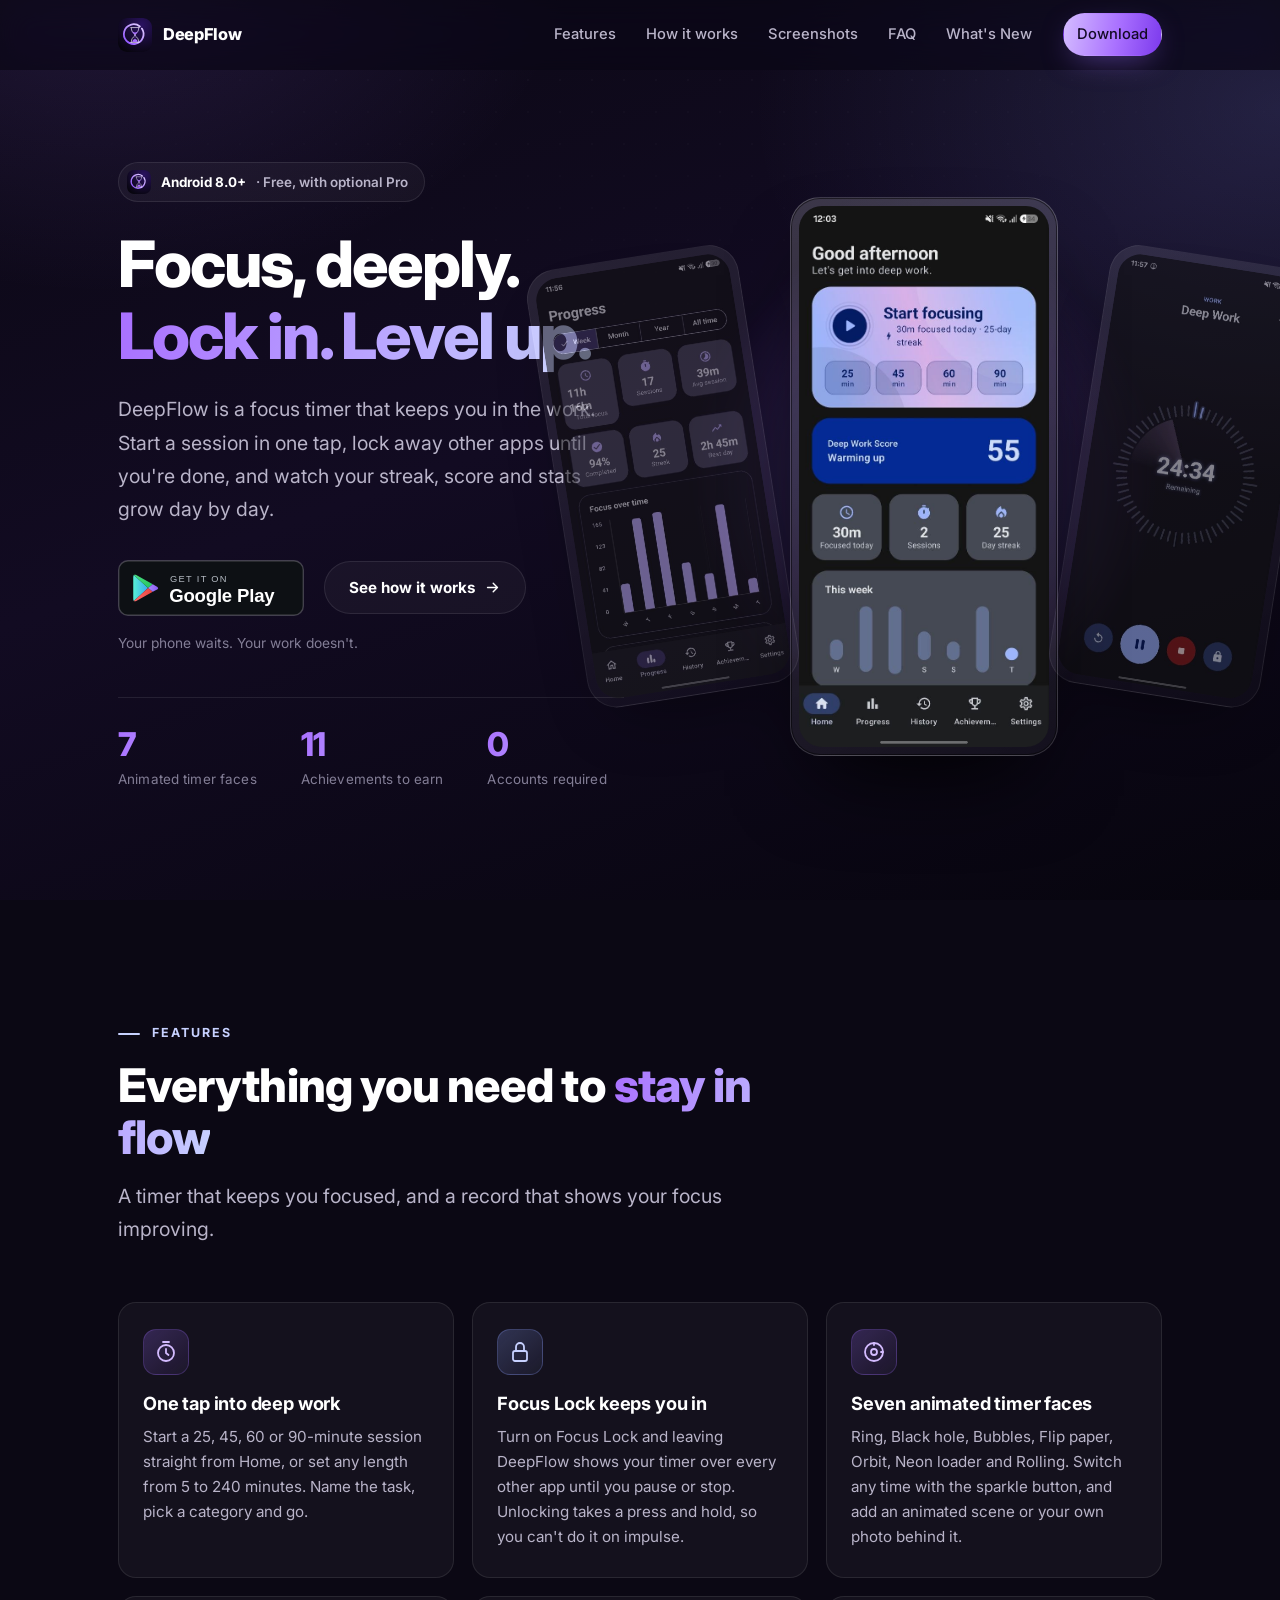
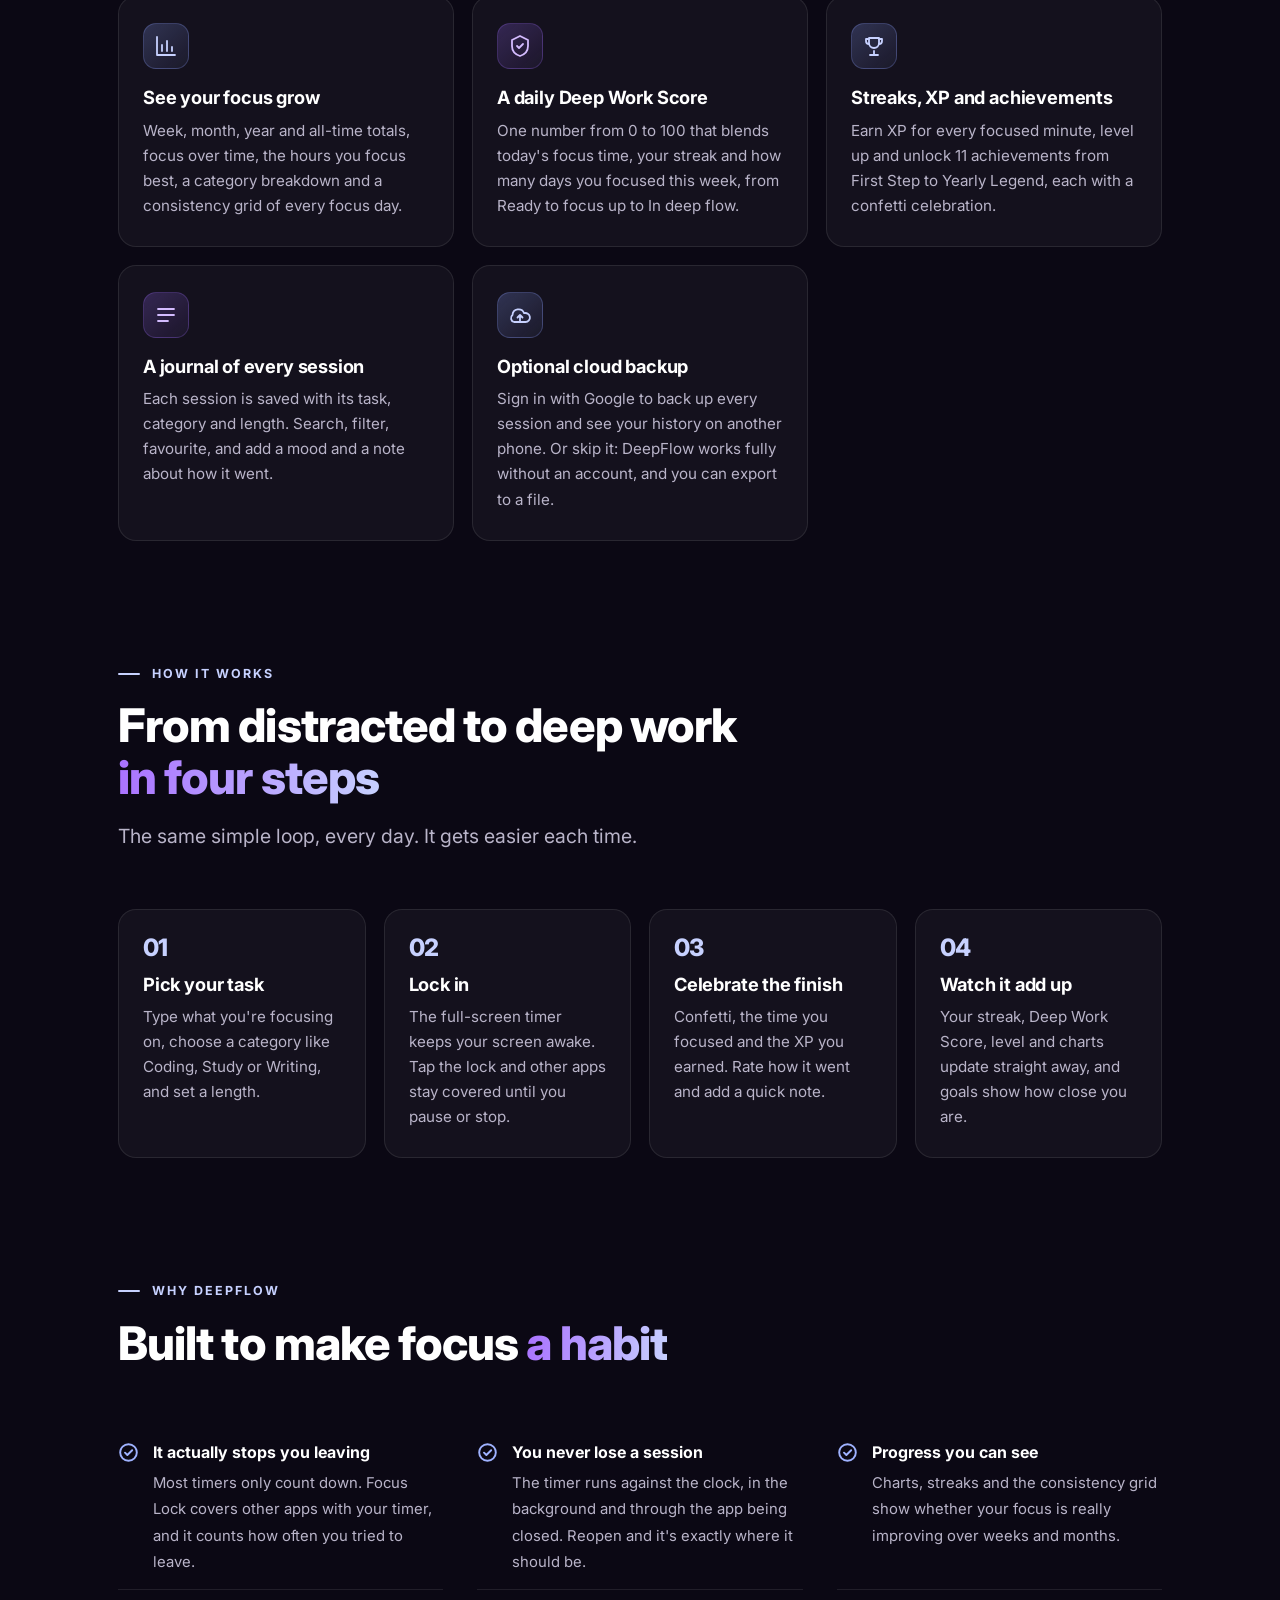
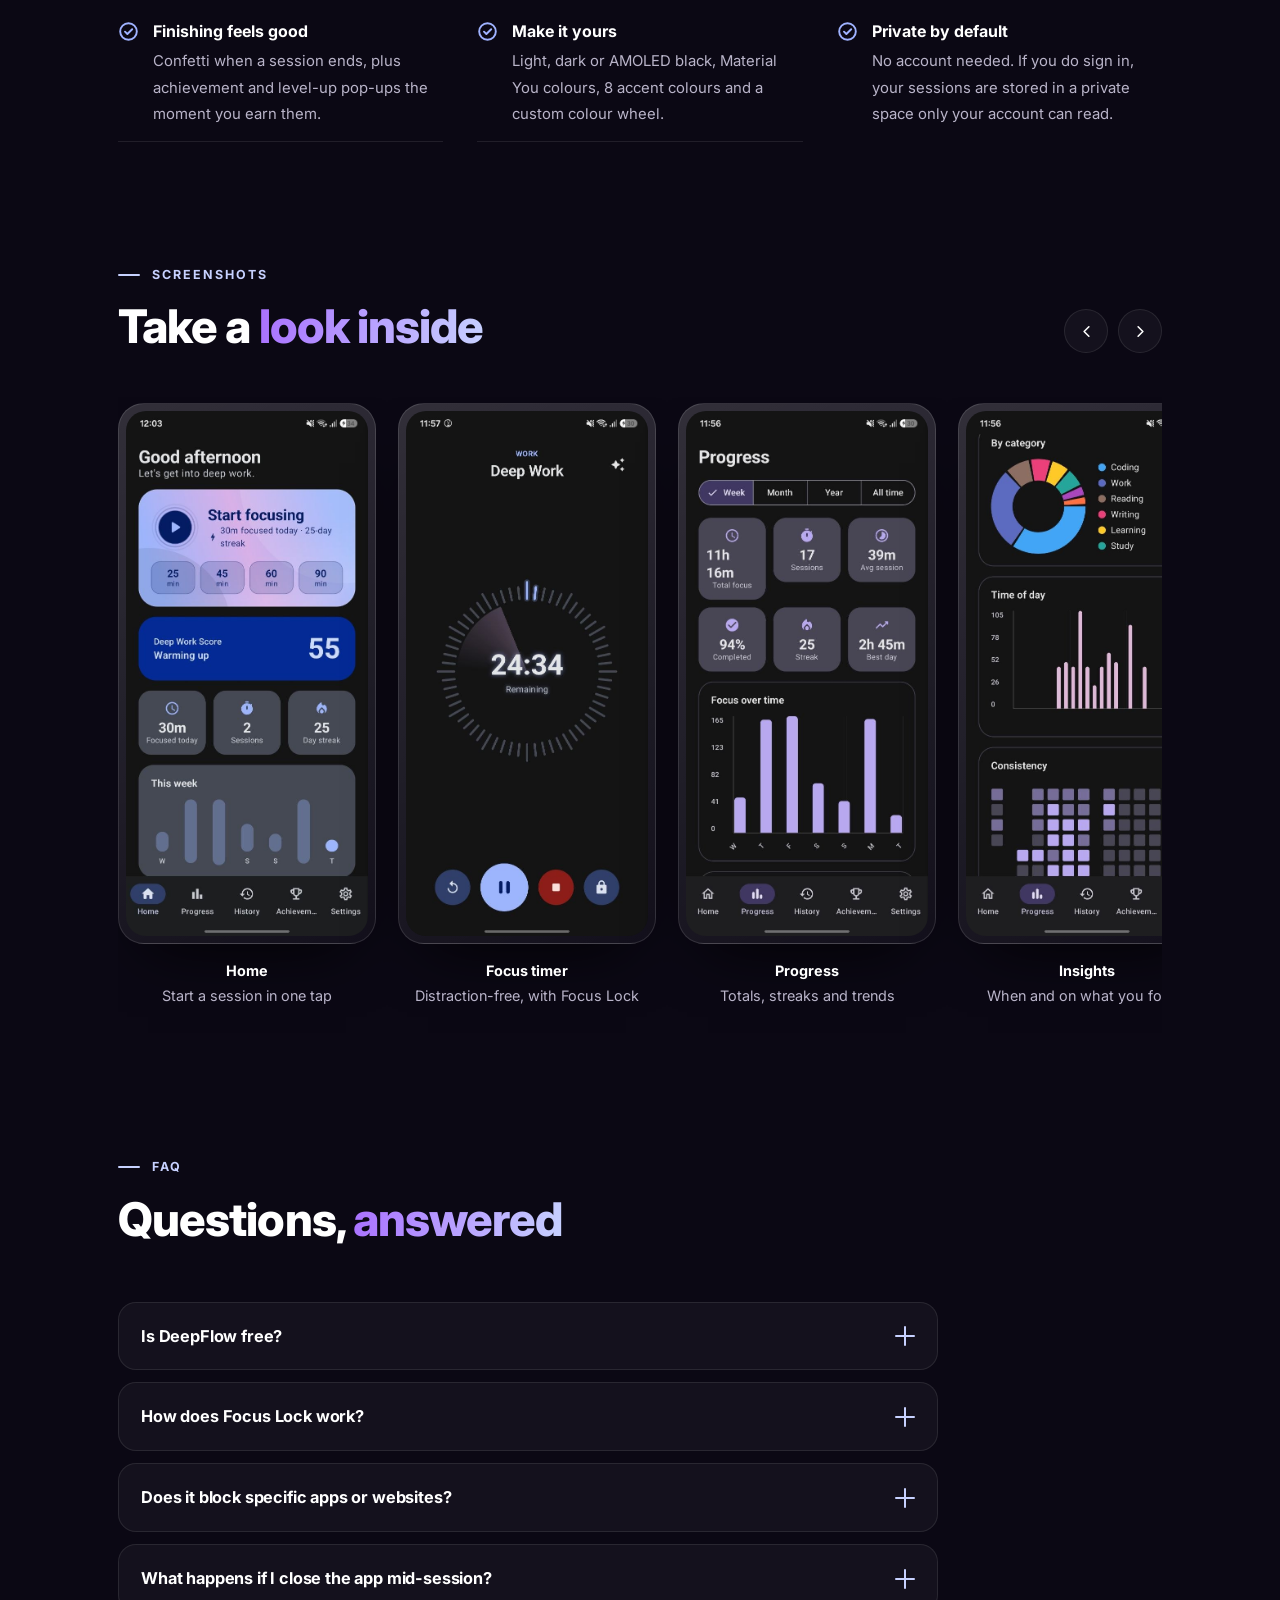
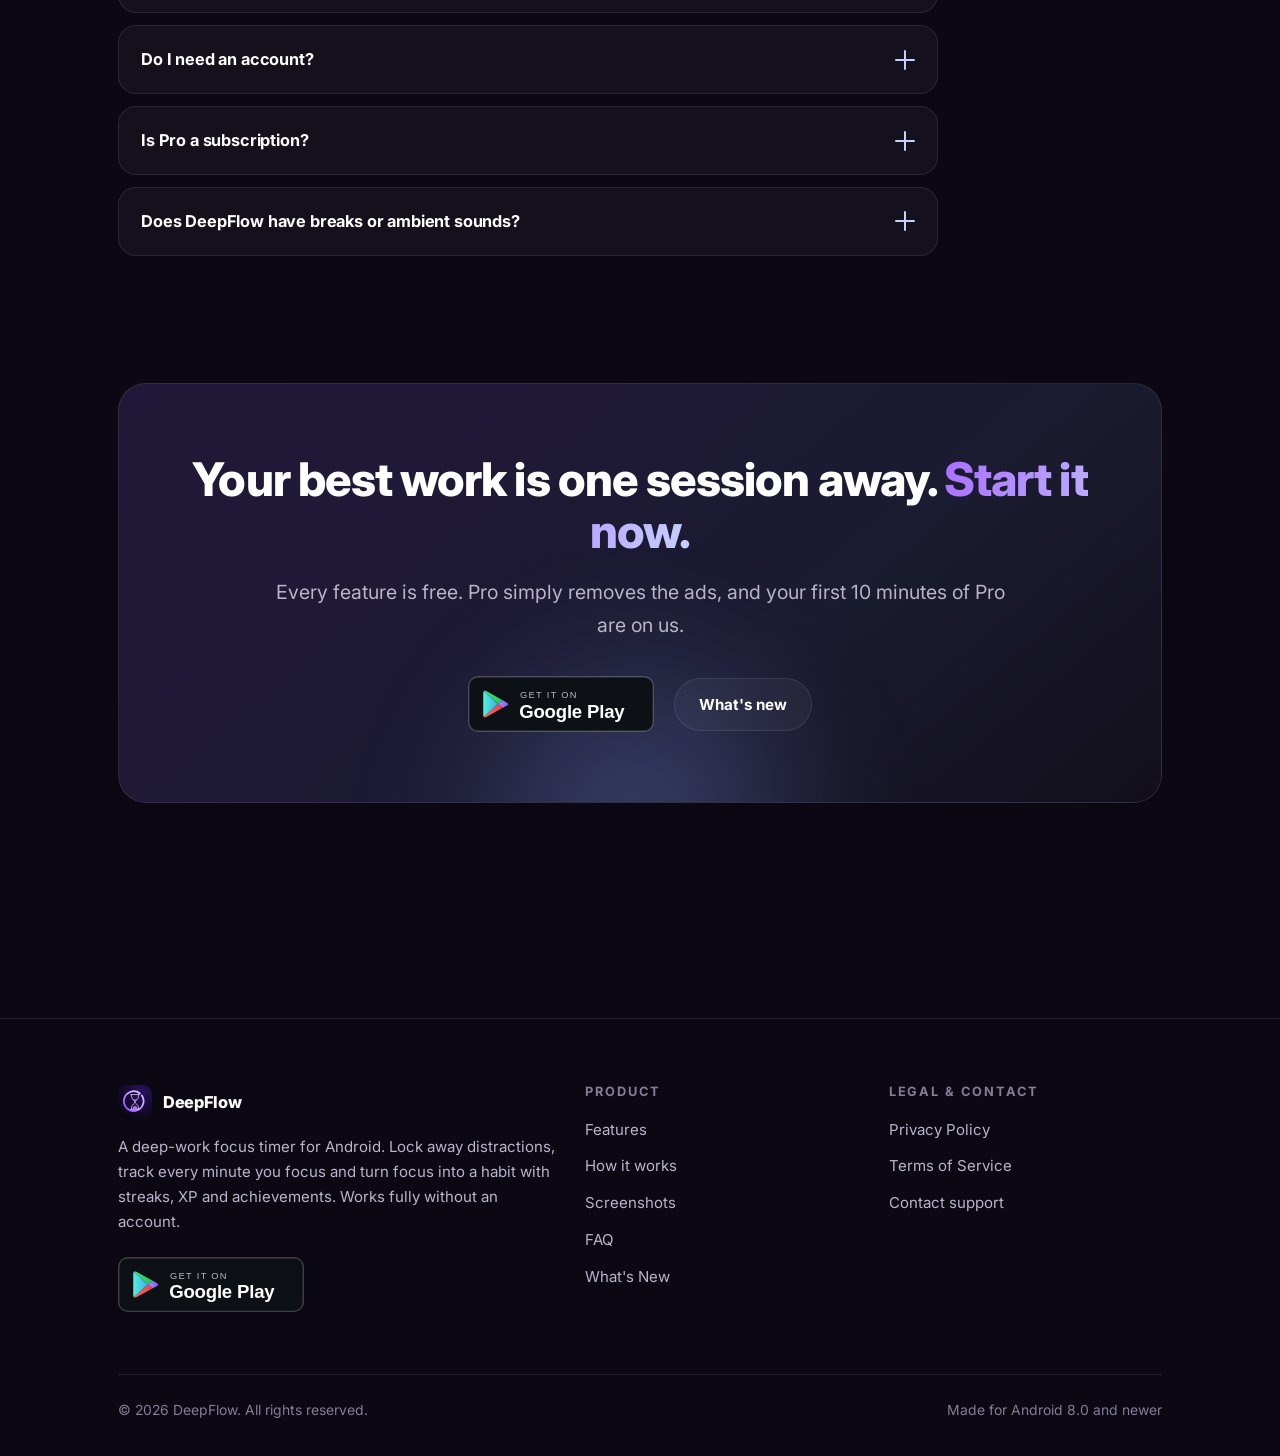
<file: index.html>
<!DOCTYPE html>
<html lang="en">
<head>
<meta charset="utf-8">
<meta name="viewport" content="width=device-width, initial-scale=1">
<title>DeepFlow — Deep Work Focus Timer for Android</title>
<meta name="description" content="DeepFlow is a deep-work focus timer for Android. Lock away distractions, track every minute you focus and build the habit with streaks, XP and achievements.">
<meta name="theme-color" content="#0b0814">
<link rel="canonical" href="https://edwardsundarsingh12-maker.github.io/DeepFlowWeb/">
<meta property="og:type" content="website">
<meta property="og:title" content="DeepFlow — Deep Work Focus Timer for Android">
<meta property="og:description" content="DeepFlow is a deep-work focus timer for Android. Lock away distractions, track every minute you focus and build the habit with streaks, XP and achievements.">
<meta property="og:image" content="https://edwardsundarsingh12-maker.github.io/DeepFlowWeb/assets/og-image.jpg">
<meta property="og:url" content="https://edwardsundarsingh12-maker.github.io/DeepFlowWeb/">
<meta name="twitter:card" content="summary_large_image">
<meta name="twitter:title" content="DeepFlow — Deep Work Focus Timer for Android">
<meta name="twitter:description" content="DeepFlow is a deep-work focus timer for Android. Lock away distractions, track every minute you focus and build the habit with streaks, XP and achievements.">
<meta name="twitter:image" content="https://edwardsundarsingh12-maker.github.io/DeepFlowWeb/assets/og-image.jpg">
<link rel="icon" href="assets/icon.svg" type="image/svg+xml">
<link rel="apple-touch-icon" href="assets/icon.png">
<link rel="preconnect" href="https://fonts.googleapis.com">
<link rel="preconnect" href="https://fonts.gstatic.com" crossorigin>
<link href="https://fonts.googleapis.com/css2?family=Inter:wght@400;500;600;700;800&display=swap" rel="stylesheet">
<link rel="stylesheet" href="styles.css">
</head>
<body>
<a class="skip-link" href="#main">Skip to content</a>

<header class="nav">
  <div class="wrap nav-inner">
    <a class="brand" href="index.html">
      <img src="assets/icon.svg" alt="" width="34" height="34">
      <span>DeepFlow</span>
    </a>
    <button class="nav-toggle" type="button" aria-expanded="false" aria-controls="nav-links" aria-label="Toggle navigation menu">
      <svg class="ico-open" viewBox="0 0 24 24" fill="none" stroke="currentColor" stroke-width="2" stroke-linecap="round" aria-hidden="true"><path d="M3 6h18M3 12h18M3 18h18"/></svg>
      <svg class="ico-close" viewBox="0 0 24 24" fill="none" stroke="currentColor" stroke-width="2" stroke-linecap="round" aria-hidden="true"><path d="M6 6l12 12M18 6 6 18"/></svg>
    </button>
    <nav class="nav-links" id="nav-links" aria-label="Main">
      <a href="#features">Features</a>
      <a href="#workflow">How it works</a>
      <a href="#screenshots">Screenshots</a>
      <a href="#faq">FAQ</a>
      <a href="whats-new.html">What's New</a>
      <a class="btn btn-primary nav-cta" href="https://play.google.com/store/apps/details?id=com.deepflow.app">Download</a>
    </nav>
  </div>
</header>

<main id="main">

<!-- ============ HERO ============ -->
<section class="hero">
  <div class="wrap hero-grid">
    <div class="reveal">
      <span class="app-pill">
        <img src="assets/icon.svg" alt="" width="24" height="24">
        <b>Android 8.0+</b> · Free, with optional Pro
      </span>
      <h1>Focus, deeply. <span class="grad">Lock in. Level up.</span></h1>
      <p class="lead">DeepFlow is a focus timer that keeps you in the work. Start a session in one tap, lock away other apps until you're done, and watch your streak, score and stats grow day by day.</p>
      <div class="hero-actions">
        <a class="badge-link" href="https://play.google.com/store/apps/details?id=com.deepflow.app">
          <img src="assets/badge-googleplay.svg" alt="Get it on Google Play" width="186" height="56">
        </a>
        <a class="btn btn-ghost" href="#features">See how it works <svg viewBox="0 0 24 24" fill="none" stroke="currentColor" stroke-width="2" stroke-linecap="round" stroke-linejoin="round" width="17" height="17" aria-hidden="true"><path d="M5 12h14M13 6l6 6-6 6"/></svg></a>
      </div>
      <p class="hero-note">Your phone waits. Your work doesn't.</p>
      <div class="stats">
        <div><div class="stat-n">7</div><div class="stat-l">Animated timer faces</div></div>
        <div><div class="stat-n">11</div><div class="stat-l">Achievements to earn</div></div>
        <div><div class="stat-n">0</div><div class="stat-l">Accounts required</div></div>
      </div>
    </div>
    <div class="phones reveal d2">
      <div class="phone behind left"><img src="assets/app-3.jpg" alt="Weekly progress with total focus, sessions and streak" width="591" height="1280"></div>
      <div class="phone"><img src="assets/app-1.jpg" alt="DeepFlow home screen with the Start focusing card and Deep Work Score" width="591" height="1280"></div>
      <div class="phone behind right"><img src="assets/app-2.jpg" alt="Full-screen focus timer counting down" width="591" height="1280"></div>
    </div>
  </div>
</section>

<!-- ============ FEATURES ============ -->
<section class="section" id="features">
  <div class="wrap">
    <div class="section-head reveal">
      <span class="eyebrow">Features</span>
      <h2>Everything you need to <span class="grad">stay in flow</span></h2>
      <p class="lead">A timer that keeps you focused, and a record that shows your focus improving.</p>
    </div>
    <div class="cards">
      <article class="card reveal">
        <div class="ico"><svg viewBox="0 0 24 24" fill="none" stroke="currentColor" stroke-width="1.8" stroke-linecap="round" stroke-linejoin="round" aria-hidden="true"><circle cx="12" cy="13" r="8"/><path d="M12 9v4l2.5 2M9 2h6"/></svg></div>
        <h3>One tap into deep work</h3>
        <p>Start a 25, 45, 60 or 90-minute session straight from Home, or set any length from 5 to 240 minutes. Name the task, pick a category and go.</p>
      </article>
      <article class="card reveal d1">
        <div class="ico"><svg viewBox="0 0 24 24" fill="none" stroke="currentColor" stroke-width="1.8" stroke-linecap="round" stroke-linejoin="round" aria-hidden="true"><rect x="5" y="11" width="14" height="10" rx="2"/><path d="M8 11V7a4 4 0 0 1 8 0v4"/></svg></div>
        <h3>Focus Lock keeps you in</h3>
        <p>Turn on Focus Lock and leaving DeepFlow shows your timer over every other app until you pause or stop. Unlocking takes a press and hold, so you can't do it on impulse.</p>
      </article>
      <article class="card reveal d2">
        <div class="ico"><svg viewBox="0 0 24 24" fill="none" stroke="currentColor" stroke-width="1.8" stroke-linecap="round" stroke-linejoin="round" aria-hidden="true"><circle cx="12" cy="12" r="9"/><circle cx="12" cy="12" r="3"/><path d="M12 3v2M21 12h-2"/></svg></div>
        <h3>Seven animated timer faces</h3>
        <p>Ring, Black hole, Bubbles, Flip paper, Orbit, Neon loader and Rolling. Switch any time with the sparkle button, and add an animated scene or your own photo behind it.</p>
      </article>
      <article class="card reveal">
        <div class="ico"><svg viewBox="0 0 24 24" fill="none" stroke="currentColor" stroke-width="1.8" stroke-linecap="round" stroke-linejoin="round" aria-hidden="true"><path d="M3 3v18h18"/><path d="M8 17V11M13 17V7M18 17v-4"/></svg></div>
        <h3>See your focus grow</h3>
        <p>Week, month, year and all-time totals, focus over time, the hours you focus best, a category breakdown and a consistency grid of every focus day.</p>
      </article>
      <article class="card reveal d1">
        <div class="ico"><svg viewBox="0 0 24 24" fill="none" stroke="currentColor" stroke-width="1.8" stroke-linecap="round" stroke-linejoin="round" aria-hidden="true"><path d="M12 2 4 6v6c0 5 3.5 8.5 8 10 4.5-1.5 8-5 8-10V6z"/><path d="M9 12l2 2 4-4"/></svg></div>
        <h3>A daily Deep Work Score</h3>
        <p>One number from 0 to 100 that blends today's focus time, your streak and how many days you focused this week, from Ready to focus up to In deep flow.</p>
      </article>
      <article class="card reveal d2">
        <div class="ico"><svg viewBox="0 0 24 24" fill="none" stroke="currentColor" stroke-width="1.8" stroke-linecap="round" stroke-linejoin="round" aria-hidden="true"><path d="M8 21h8M12 17v4M7 4h10v5a5 5 0 0 1-10 0z"/><path d="M17 5h3v2a3 3 0 0 1-3 3M7 5H4v2a3 3 0 0 0 3 3"/></svg></div>
        <h3>Streaks, XP and achievements</h3>
        <p>Earn XP for every focused minute, level up and unlock 11 achievements from First Step to Yearly Legend, each with a confetti celebration.</p>
      </article>
      <article class="card reveal">
        <div class="ico"><svg viewBox="0 0 24 24" fill="none" stroke="currentColor" stroke-width="1.8" stroke-linecap="round" stroke-linejoin="round" aria-hidden="true"><path d="M4 6h16M4 12h16M4 18h10"/></svg></div>
        <h3>A journal of every session</h3>
        <p>Each session is saved with its task, category and length. Search, filter, favourite, and add a mood and a note about how it went.</p>
      </article>
      <article class="card reveal d1">
        <div class="ico"><svg viewBox="0 0 24 24" fill="none" stroke="currentColor" stroke-width="1.8" stroke-linecap="round" stroke-linejoin="round" aria-hidden="true"><path d="M17.5 19a4.5 4.5 0 1 0-1.4-8.8A6 6 0 0 0 4.5 12 4 4 0 0 0 6 19z"/><path d="M12 12v6M9.5 14.5 12 12l2.5 2.5"/></svg></div>
        <h3>Optional cloud backup</h3>
        <p>Sign in with Google to back up every session and see your history on another phone. Or skip it: DeepFlow works fully without an account, and you can export to a file.</p>
      </article>
    </div>
  </div>
</section>

<!-- ============ WORKFLOW ============ -->
<section class="section" id="workflow" style="padding-top:0">
  <div class="wrap">
    <div class="section-head reveal">
      <span class="eyebrow">How it works</span>
      <h2>From distracted to deep work <span class="grad">in four steps</span></h2>
      <p class="lead">The same simple loop, every day. It gets easier each time.</p>
    </div>
    <div class="steps">
      <div class="step reveal"><h3>Pick your task</h3><p>Type what you're focusing on, choose a category like Coding, Study or Writing, and set a length.</p></div>
      <div class="step reveal d1"><h3>Lock in</h3><p>The full-screen timer keeps your screen awake. Tap the lock and other apps stay covered until you pause or stop.</p></div>
      <div class="step reveal d2"><h3>Celebrate the finish</h3><p>Confetti, the time you focused and the XP you earned. Rate how it went and add a quick note.</p></div>
      <div class="step reveal d3"><h3>Watch it add up</h3><p>Your streak, Deep Work Score, level and charts update straight away, and goals show how close you are.</p></div>
    </div>
  </div>
</section>

<!-- ============ BENEFITS ============ -->
<section class="section" style="padding-top:0">
  <div class="wrap">
    <div class="section-head reveal">
      <span class="eyebrow">Why DeepFlow</span>
      <h2>Built to make focus <span class="grad">a habit</span></h2>
    </div>
    <div class="benefit-grid">
      <div class="check-row reveal"><svg viewBox="0 0 24 24" fill="none" stroke="currentColor" stroke-width="2.2" stroke-linecap="round" stroke-linejoin="round" aria-hidden="true"><circle cx="12" cy="12" r="9.5"/><path d="m8 12.2 2.7 2.7L16.2 9.4"/></svg><div><b>It actually stops you leaving</b><span>Most timers only count down. Focus Lock covers other apps with your timer, and it counts how often you tried to leave.</span></div></div>
      <div class="check-row reveal"><svg viewBox="0 0 24 24" fill="none" stroke="currentColor" stroke-width="2.2" stroke-linecap="round" stroke-linejoin="round" aria-hidden="true"><circle cx="12" cy="12" r="9.5"/><path d="m8 12.2 2.7 2.7L16.2 9.4"/></svg><div><b>You never lose a session</b><span>The timer runs against the clock, in the background and through the app being closed. Reopen and it's exactly where it should be.</span></div></div>
      <div class="check-row reveal"><svg viewBox="0 0 24 24" fill="none" stroke="currentColor" stroke-width="2.2" stroke-linecap="round" stroke-linejoin="round" aria-hidden="true"><circle cx="12" cy="12" r="9.5"/><path d="m8 12.2 2.7 2.7L16.2 9.4"/></svg><div><b>Progress you can see</b><span>Charts, streaks and the consistency grid show whether your focus is really improving over weeks and months.</span></div></div>
      <div class="check-row reveal"><svg viewBox="0 0 24 24" fill="none" stroke="currentColor" stroke-width="2.2" stroke-linecap="round" stroke-linejoin="round" aria-hidden="true"><circle cx="12" cy="12" r="9.5"/><path d="m8 12.2 2.7 2.7L16.2 9.4"/></svg><div><b>Finishing feels good</b><span>Confetti when a session ends, plus achievement and level-up pop-ups the moment you earn them.</span></div></div>
      <div class="check-row reveal"><svg viewBox="0 0 24 24" fill="none" stroke="currentColor" stroke-width="2.2" stroke-linecap="round" stroke-linejoin="round" aria-hidden="true"><circle cx="12" cy="12" r="9.5"/><path d="m8 12.2 2.7 2.7L16.2 9.4"/></svg><div><b>Make it yours</b><span>Light, dark or AMOLED black, Material You colours, 8 accent colours and a custom colour wheel.</span></div></div>
      <div class="check-row reveal"><svg viewBox="0 0 24 24" fill="none" stroke="currentColor" stroke-width="2.2" stroke-linecap="round" stroke-linejoin="round" aria-hidden="true"><circle cx="12" cy="12" r="9.5"/><path d="m8 12.2 2.7 2.7L16.2 9.4"/></svg><div><b>Private by default</b><span>No account needed. If you do sign in, your sessions are stored in a private space only your account can read.</span></div></div>
    </div>
  </div>
</section>

<!-- ============ SCREENSHOTS ============ -->
<section class="section" id="screenshots" style="padding-top:0">
  <div class="wrap">
    <div class="shots-head">
      <div class="section-head reveal" style="margin-bottom:0">
        <span class="eyebrow">Screenshots</span>
        <h2>Take a <span class="grad">look inside</span></h2>
      </div>
      <div class="car-nav">
        <button class="car-btn" type="button" data-car="prev" aria-label="Previous screenshot"><svg viewBox="0 0 24 24" fill="none" stroke="currentColor" stroke-width="2" stroke-linecap="round" stroke-linejoin="round" aria-hidden="true"><path d="M15 6l-6 6 6 6"/></svg></button>
        <button class="car-btn" type="button" data-car="next" aria-label="Next screenshot"><svg viewBox="0 0 24 24" fill="none" stroke="currentColor" stroke-width="2" stroke-linecap="round" stroke-linejoin="round" aria-hidden="true"><path d="M9 6l6 6-6 6"/></svg></button>
      </div>
    </div>
    <div class="carousel" id="carousel">
      <figure class="shot" style="margin:0">
        <div class="shot-frame"><img src="assets/app-1.jpg" alt="DeepFlow home screen with the Start focusing card, quick 25 to 90 minute chips, a Deep Work Score of 55 and today's stats" width="591" height="1280" loading="lazy"></div>
        <figcaption class="shot-cap"><b>Home</b>Start a session in one tap</figcaption>
      </figure>
      <figure class="shot" style="margin:0">
        <div class="shot-frame"><img src="assets/app-2.jpg" alt="Full-screen focus timer showing 24:34 remaining on a Deep Work task with pause, stop and lock buttons" width="591" height="1280" loading="lazy"></div>
        <figcaption class="shot-cap"><b>Focus timer</b>Distraction-free, with Focus Lock</figcaption>
      </figure>
      <figure class="shot" style="margin:0">
        <div class="shot-frame"><img src="assets/app-3.jpg" alt="Progress screen for the week showing 11h 16m total focus, 17 sessions, a 25-day streak and a focus over time chart" width="591" height="1280" loading="lazy"></div>
        <figcaption class="shot-cap"><b>Progress</b>Totals, streaks and trends</figcaption>
      </figure>
      <figure class="shot" style="margin:0">
        <div class="shot-frame"><img src="assets/app-4.jpg" alt="Charts showing focus by category, focus by time of day and a consistency grid" width="591" height="1280" loading="lazy"></div>
        <figcaption class="shot-cap"><b>Insights</b>When and on what you focus</figcaption>
      </figure>
      <figure class="shot" style="margin:0">
        <div class="shot-frame"><img src="assets/app-5.jpg" alt="History list of sessions with categories, durations, mood emoji and notes, with category filter chips" width="591" height="1280" loading="lazy"></div>
        <figcaption class="shot-cap"><b>History</b>Every session, with mood and notes</figcaption>
      </figure>
      <figure class="shot" style="margin:0">
        <div class="shot-frame"><img src="assets/app-6.jpg" alt="Session complete screen with a check badge, confetti, 5 minutes focused and 35 XP earned" width="591" height="1280" loading="lazy"></div>
        <figcaption class="shot-cap"><b>Celebrate</b>Confetti and XP for every finish</figcaption>
      </figure>
    </div>
  </div>
</section>

<!-- ============ FAQ ============ -->
<section class="section" id="faq" style="padding-top:0">
  <div class="wrap">
    <div class="section-head reveal">
      <span class="eyebrow">FAQ</span>
      <h2>Questions, <span class="grad">answered</span></h2>
    </div>
    <div class="faq reveal">
      <details>
        <summary>Is DeepFlow free? <span class="plus" aria-hidden="true"></span></summary>
        <p>Yes. Every feature, including Focus Lock, all seven timer faces, stats, history, goals, achievements, themes, the widget and backup, is free. The free version shows a short rewarded ad before a session and a banner on Home. DeepFlow Pro removes all ads. New users also get 10 minutes of Pro free on first launch, with no card needed.</p>
      </details>
      <details>
        <summary>How does Focus Lock work? <span class="plus" aria-hidden="true"></span></summary>
        <p>Tap the lock button during a session. If you leave DeepFlow, a full-screen wall with your timer and task covers other apps and the home screen until you pause or stop the session. It uses Android's &ldquo;Display over other apps&rdquo; permission, which is asked only when you first tap the lock. If you decline, an in-app lock still meets you when you come back.</p>
      </details>
      <details>
        <summary>Does it block specific apps or websites? <span class="plus" aria-hidden="true"></span></summary>
        <p>No. Focus Lock covers all apps during a running session, which keeps it simple. There are no per-app block lists or schedules, and it doesn't use accessibility services.</p>
      </details>
      <details>
        <summary>What happens if I close the app mid-session? <span class="plus" aria-hidden="true"></span></summary>
        <p>Nothing is lost. The timer runs in the background with a notification showing the countdown and Pause, Resume and Stop buttons. Even if the app is swiped away, reopening it takes you back to the running timer, or to your celebration if the session finished.</p>
      </details>
      <details>
        <summary>Do I need an account? <span class="plus" aria-hidden="true"></span></summary>
        <p>No. DeepFlow works fully offline without an account. Signing in with Google is optional and backs up your sessions so they sync to another phone. Signing out never deletes anything on your phone. You can also export your history to a file.</p>
      </details>
      <details>
        <summary>Is Pro a subscription? <span class="plus" aria-hidden="true"></span></summary>
        <p>You choose: monthly, yearly, or a one-time lifetime purchase, all through Google Play. Subscriptions can be cancelled any time in the Play Store.</p>
      </details>
      <details>
        <summary>Does DeepFlow have breaks or ambient sounds? <span class="plus" aria-hidden="true"></span></summary>
        <p>Not today. Each session is a single timed block that you can restart with one tap. DeepFlow focuses on the timer, Focus Lock and tracking your progress.</p>
      </details>
    </div>
  </div>
</section>

<!-- ============ CTA ============ -->
<section class="section" style="padding-top:0">
  <div class="wrap">
    <div class="cta-band reveal">
      <h2>Your best work is one session away. <span class="grad">Start it now.</span></h2>
      <p class="lead">Every feature is free. Pro simply removes the ads, and your first 10 minutes of Pro are on us.</p>
      <div class="cta-actions">
        <a class="badge-link" href="https://play.google.com/store/apps/details?id=com.deepflow.app">
          <img src="assets/badge-googleplay.svg" alt="Get it on Google Play" width="186" height="56" loading="lazy">
        </a>
        <a class="btn btn-ghost" href="whats-new.html">What's new</a>
      </div>
    </div>
  </div>
</section>

</main>

<footer class="footer">
  <div class="wrap">
    <div class="footer-grid">
      <div class="footer-brand">
        <a class="brand" href="index.html">
          <img src="assets/icon.svg" alt="" width="34" height="34">
          <span>DeepFlow</span>
        </a>
        <p>A deep-work focus timer for Android. Lock away distractions, track every minute you focus and turn focus into a habit with streaks, XP and achievements. Works fully without an account.</p>
        <div class="footer-badges">
          <a class="badge-link" href="https://play.google.com/store/apps/details?id=com.deepflow.app">
            <img src="assets/badge-googleplay.svg" alt="Get it on Google Play" width="186" height="56" loading="lazy">
          </a>
        </div>
      </div>
      <div>
        <h4>Product</h4>
        <ul>
          <li><a href="index.html#features">Features</a></li>
          <li><a href="index.html#workflow">How it works</a></li>
          <li><a href="index.html#screenshots">Screenshots</a></li>
          <li><a href="index.html#faq">FAQ</a></li>
          <li><a href="whats-new.html">What's New</a></li>
        </ul>
      </div>
      <div>
        <h4>Legal &amp; contact</h4>
        <ul>
          <li><a href="privacy.html">Privacy Policy</a></li>
          <li><a href="terms.html">Terms of Service</a></li>
          <li><a href="mailto:edwardsundarsingh12@gmail.com">Contact support</a></li>
        </ul>
      </div>
    </div>
    <div class="footer-bottom">
      <span>&copy; <span data-year>2026</span> DeepFlow. All rights reserved.</span>
      <span>Made for Android 8.0 and newer</span>
    </div>
  </div>
</footer>

<script src="app.js" defer></script>
</body>
</html>
</file>
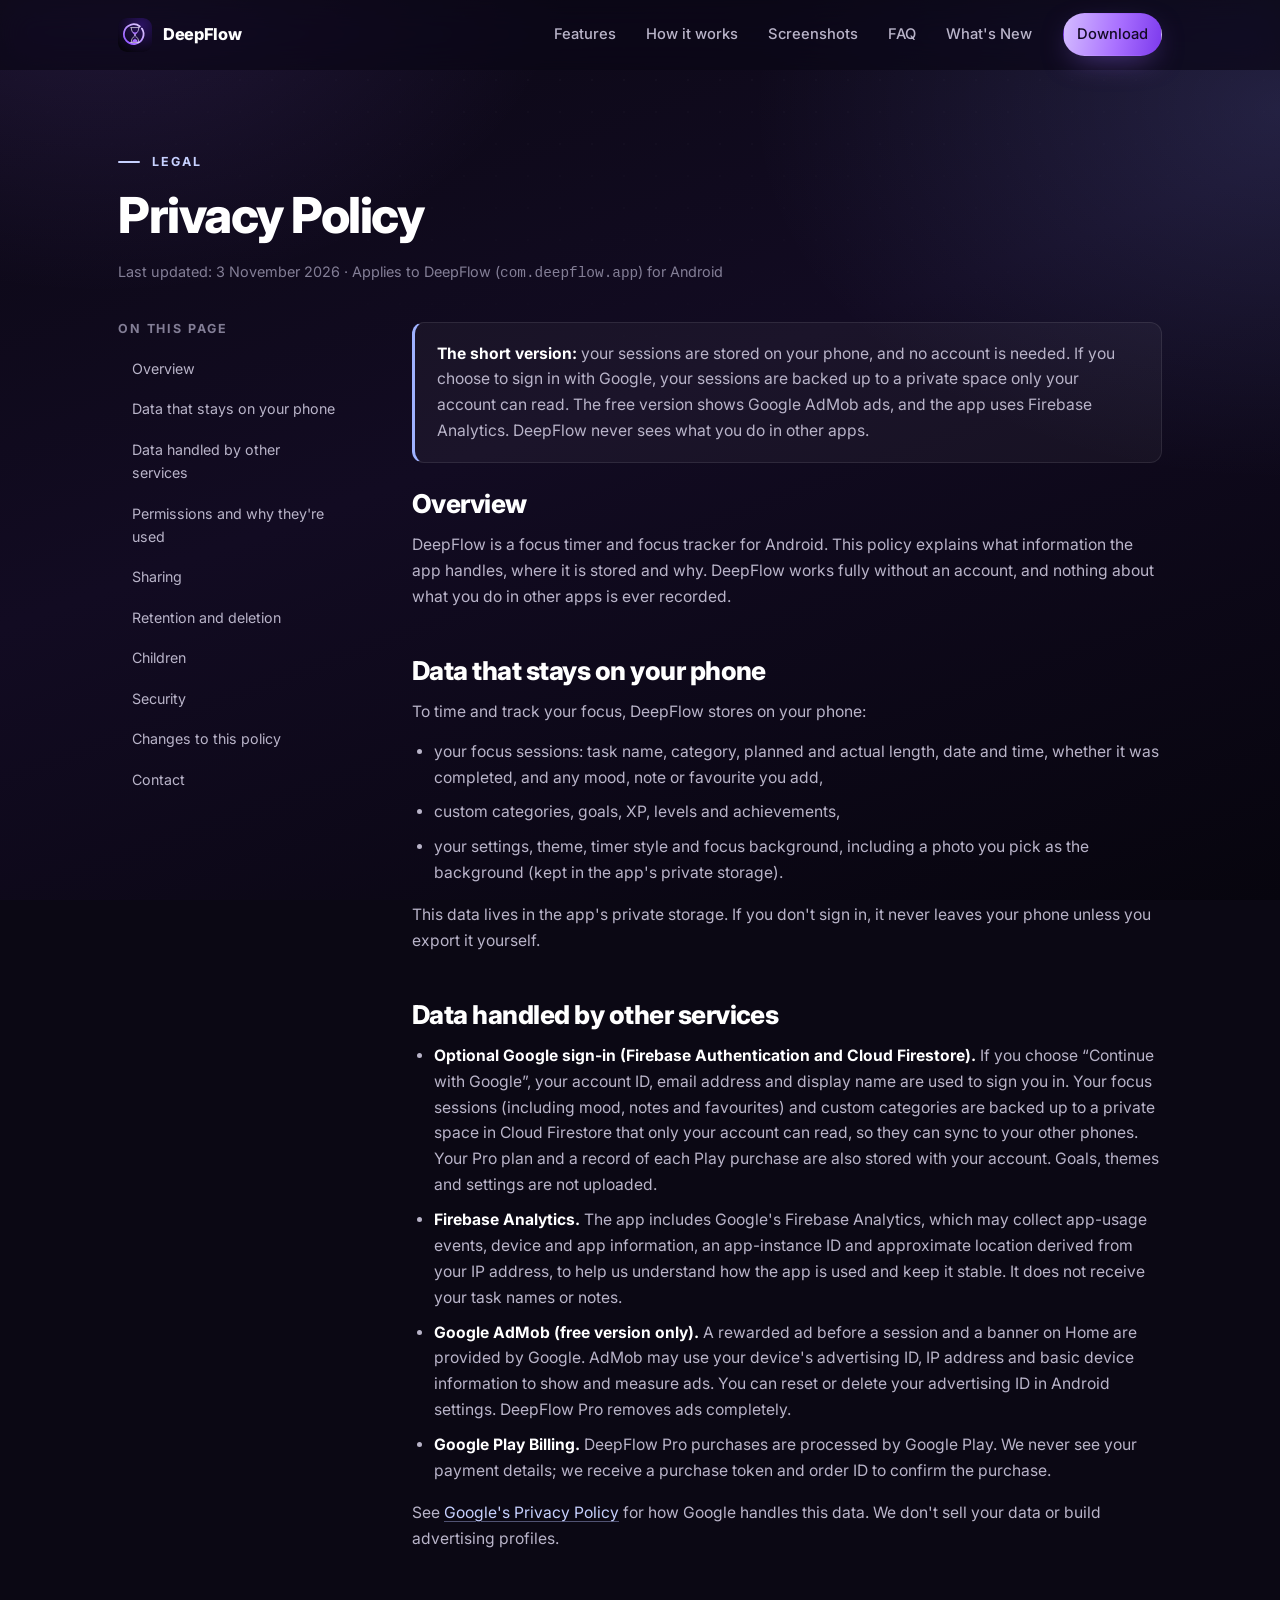
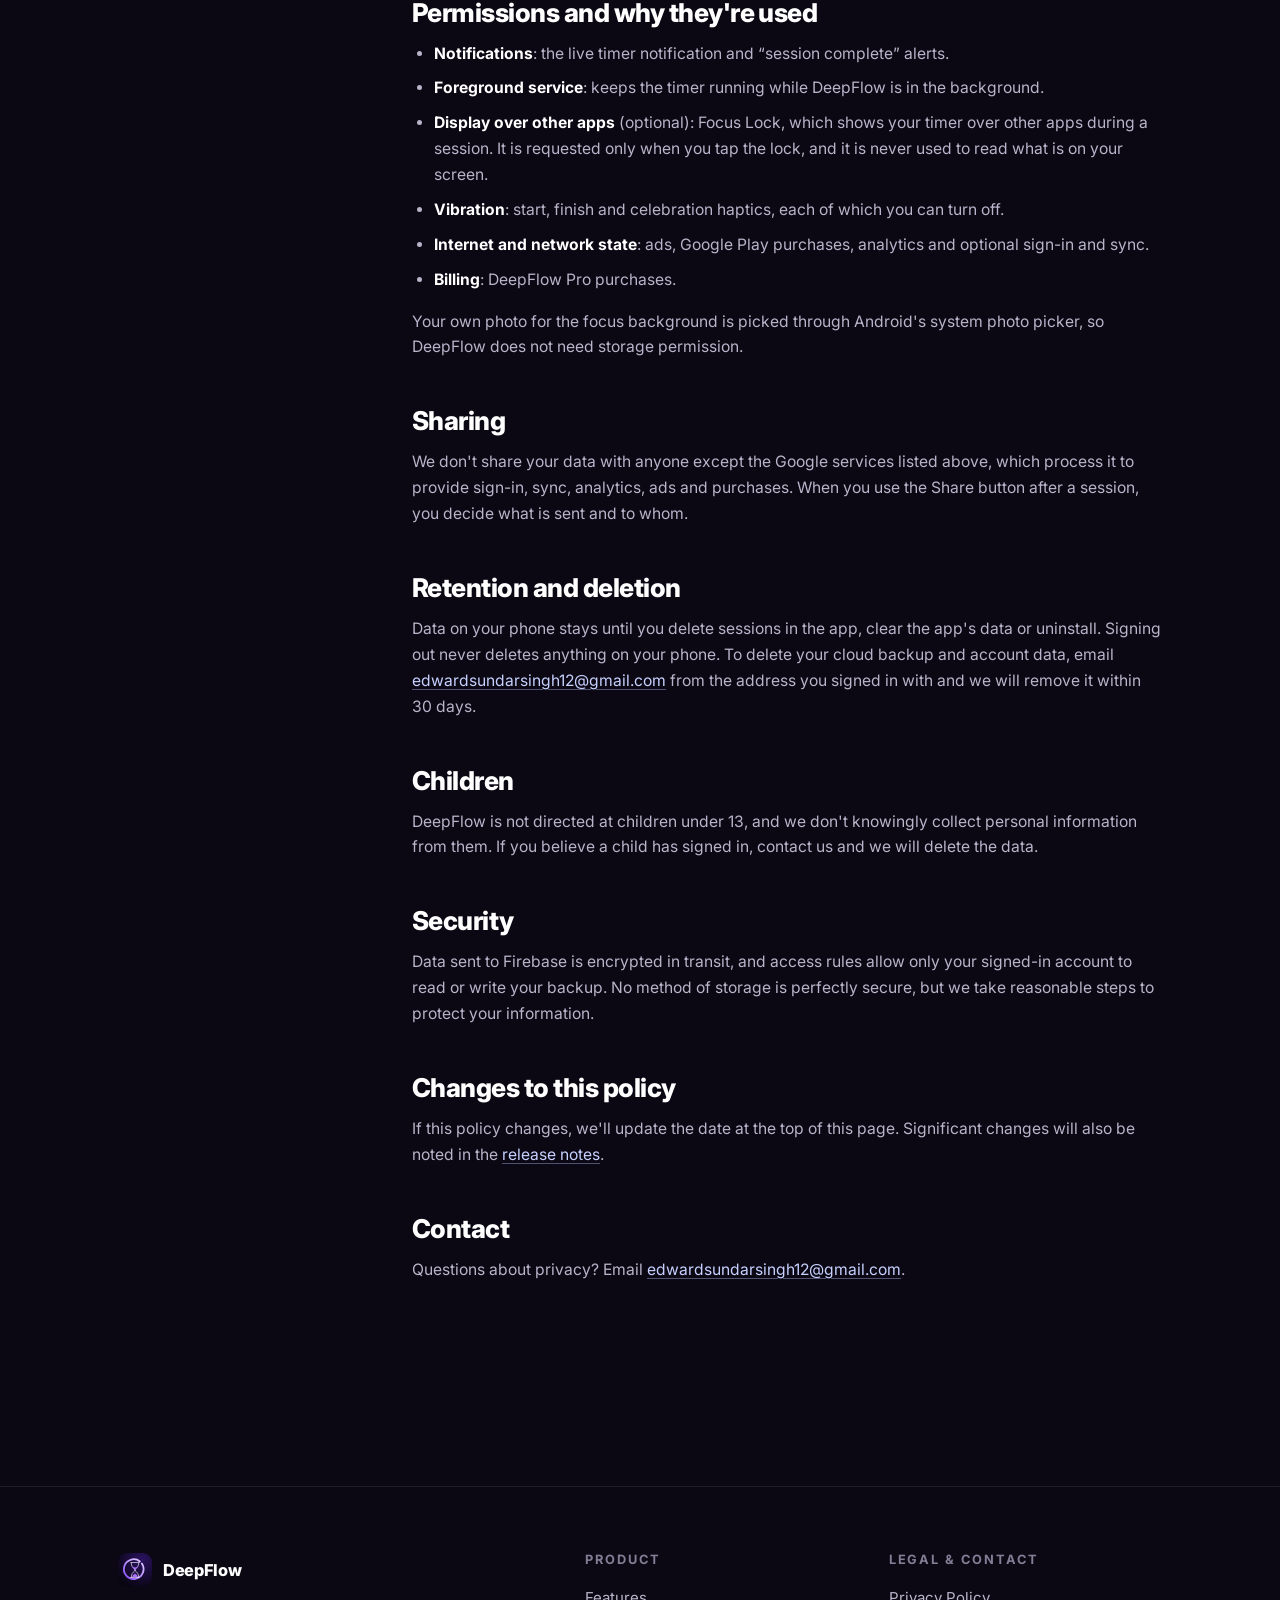
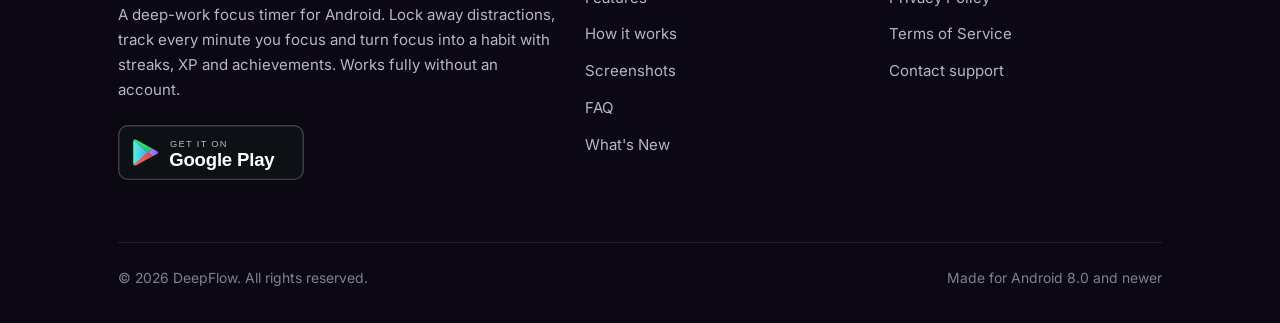
<file: privacy.html>
<!DOCTYPE html>
<html lang="en">
<head>
<meta charset="utf-8">
<meta name="viewport" content="width=device-width, initial-scale=1">
<title>Privacy Policy — DeepFlow</title>
<meta name="description" content="How DeepFlow handles your data: focus sessions stay on your phone unless you choose optional Google sign-in for cloud backup.">
<meta name="theme-color" content="#0b0814">
<link rel="canonical" href="https://edwardsundarsingh12-maker.github.io/DeepFlowWeb/privacy.html">
<meta property="og:type" content="website">
<meta property="og:title" content="Privacy Policy — DeepFlow">
<meta property="og:description" content="How DeepFlow handles your data: focus sessions stay on your phone unless you choose optional Google sign-in for cloud backup.">
<meta property="og:image" content="https://edwardsundarsingh12-maker.github.io/DeepFlowWeb/assets/og-image.jpg">
<meta property="og:url" content="https://edwardsundarsingh12-maker.github.io/DeepFlowWeb/privacy.html">
<meta name="twitter:card" content="summary_large_image">
<meta name="twitter:title" content="Privacy Policy — DeepFlow">
<meta name="twitter:description" content="How DeepFlow handles your data: focus sessions stay on your phone unless you choose optional Google sign-in for cloud backup.">
<meta name="twitter:image" content="https://edwardsundarsingh12-maker.github.io/DeepFlowWeb/assets/og-image.jpg">
<link rel="icon" href="assets/icon.svg" type="image/svg+xml">
<link rel="apple-touch-icon" href="assets/icon.png">
<link rel="preconnect" href="https://fonts.googleapis.com">
<link rel="preconnect" href="https://fonts.gstatic.com" crossorigin>
<link href="https://fonts.googleapis.com/css2?family=Inter:wght@400;500;600;700;800&display=swap" rel="stylesheet">
<link rel="stylesheet" href="styles.css">
</head>
<body>
<a class="skip-link" href="#main">Skip to content</a>

<header class="nav">
  <div class="wrap nav-inner">
    <a class="brand" href="index.html">
      <img src="assets/icon.svg" alt="" width="34" height="34">
      <span>DeepFlow</span>
    </a>
    <button class="nav-toggle" type="button" aria-expanded="false" aria-controls="nav-links" aria-label="Toggle navigation menu">
      <svg class="ico-open" viewBox="0 0 24 24" fill="none" stroke="currentColor" stroke-width="2" stroke-linecap="round" aria-hidden="true"><path d="M3 6h18M3 12h18M3 18h18"/></svg>
      <svg class="ico-close" viewBox="0 0 24 24" fill="none" stroke="currentColor" stroke-width="2" stroke-linecap="round" aria-hidden="true"><path d="M6 6l12 12M18 6 6 18"/></svg>
    </button>
    <nav class="nav-links" id="nav-links" aria-label="Main">
      <a href="index.html#features">Features</a>
      <a href="index.html#workflow">How it works</a>
      <a href="index.html#screenshots">Screenshots</a>
      <a href="index.html#faq">FAQ</a>
      <a href="whats-new.html">What's New</a>
      <a class="btn btn-primary nav-cta" href="https://play.google.com/store/apps/details?id=com.deepflow.app">Download</a>
    </nav>
  </div>
</header>

<main id="main">

<section class="legal-hero">
  <div class="wrap">
    <span class="eyebrow">Legal</span>
    <h1>Privacy Policy</h1>
    <p class="updated">Last updated: 3 November 2026 · Applies to DeepFlow (<code>com.deepflow.app</code>) for Android</p>
  </div>
</section>

<section>
  <div class="wrap">
  <div class="legal-layout">
    <aside class="toc" aria-label="On this page">
      <h4>On this page</h4>
      <ol>
        <li><a href="#overview">Overview</a></li>
        <li><a href="#on-device">Data that stays on your phone</a></li>
        <li><a href="#collected">Data handled by other services</a></li>
        <li><a href="#permissions">Permissions and why they're used</a></li>
        <li><a href="#sharing">Sharing</a></li>
        <li><a href="#retention">Retention and deletion</a></li>
        <li><a href="#children">Children</a></li>
        <li><a href="#security">Security</a></li>
        <li><a href="#changes">Changes to this policy</a></li>
        <li><a href="#contact">Contact</a></li>
      </ol>
    </aside>
    <article class="prose">
      <div class="callout accent">
        <p><b>The short version:</b> your sessions are stored on your phone, and no account is needed. If you choose to sign in with Google, your sessions are backed up to a private space only your account can read. The free version shows Google AdMob ads, and the app uses Firebase Analytics. DeepFlow never sees what you do in other apps.</p>
      </div>
      <h2 id="overview">Overview</h2>
      <p>DeepFlow is a focus timer and focus tracker for Android. This policy explains what information the app handles, where it is stored and why. DeepFlow works fully without an account, and nothing about what you do in other apps is ever recorded.</p>
      <h2 id="on-device">Data that stays on your phone</h2>
      <p>To time and track your focus, DeepFlow stores on your phone:</p>
      <ul>
        <li>your focus sessions: task name, category, planned and actual length, date and time, whether it was completed, and any mood, note or favourite you add,</li>
        <li>custom categories, goals, XP, levels and achievements,</li>
        <li>your settings, theme, timer style and focus background, including a photo you pick as the background (kept in the app's private storage).</li>
      </ul>
      <p>This data lives in the app's private storage. If you don't sign in, it never leaves your phone unless you export it yourself.</p>
      <h2 id="collected">Data handled by other services</h2>
      <ul>
        <li><b>Optional Google sign-in (Firebase Authentication and Cloud Firestore).</b> If you choose &ldquo;Continue with Google&rdquo;, your account ID, email address and display name are used to sign you in. Your focus sessions (including mood, notes and favourites) and custom categories are backed up to a private space in Cloud Firestore that only your account can read, so they can sync to your other phones. Your Pro plan and a record of each Play purchase are also stored with your account. Goals, themes and settings are not uploaded.</li>
        <li><b>Firebase Analytics.</b> The app includes Google's Firebase Analytics, which may collect app-usage events, device and app information, an app-instance ID and approximate location derived from your IP address, to help us understand how the app is used and keep it stable. It does not receive your task names or notes.</li>
        <li><b>Google AdMob (free version only).</b> A rewarded ad before a session and a banner on Home are provided by Google. AdMob may use your device's advertising ID, IP address and basic device information to show and measure ads. You can reset or delete your advertising ID in Android settings. DeepFlow Pro removes ads completely.</li>
        <li><b>Google Play Billing.</b> DeepFlow Pro purchases are processed by Google Play. We never see your payment details; we receive a purchase token and order ID to confirm the purchase.</li>
      </ul>
      <p>See <a href="https://policies.google.com/privacy">Google's Privacy Policy</a> for how Google handles this data. We don't sell your data or build advertising profiles.</p>
      <h2 id="permissions">Permissions and why they're used</h2>
      <ul>
        <li><b>Notifications</b>: the live timer notification and &ldquo;session complete&rdquo; alerts.</li>
        <li><b>Foreground service</b>: keeps the timer running while DeepFlow is in the background.</li>
        <li><b>Display over other apps</b> (optional): Focus Lock, which shows your timer over other apps during a session. It is requested only when you tap the lock, and it is never used to read what is on your screen.</li>
        <li><b>Vibration</b>: start, finish and celebration haptics, each of which you can turn off.</li>
        <li><b>Internet and network state</b>: ads, Google Play purchases, analytics and optional sign-in and sync.</li>
        <li><b>Billing</b>: DeepFlow Pro purchases.</li>
      </ul>
      <p>Your own photo for the focus background is picked through Android's system photo picker, so DeepFlow does not need storage permission.</p>
      <h2 id="sharing">Sharing</h2>
      <p>We don't share your data with anyone except the Google services listed above, which process it to provide sign-in, sync, analytics, ads and purchases. When you use the Share button after a session, you decide what is sent and to whom.</p>
      <h2 id="retention">Retention and deletion</h2>
      <p>Data on your phone stays until you delete sessions in the app, clear the app's data or uninstall. Signing out never deletes anything on your phone. To delete your cloud backup and account data, email <a href="mailto:edwardsundarsingh12@gmail.com">edwardsundarsingh12@gmail.com</a> from the address you signed in with and we will remove it within 30 days.</p>
      <h2 id="children">Children</h2>
      <p>DeepFlow is not directed at children under 13, and we don't knowingly collect personal information from them. If you believe a child has signed in, contact us and we will delete the data.</p>
      <h2 id="security">Security</h2>
      <p>Data sent to Firebase is encrypted in transit, and access rules allow only your signed-in account to read or write your backup. No method of storage is perfectly secure, but we take reasonable steps to protect your information.</p>
      <h2 id="changes">Changes to this policy</h2>
      <p>If this policy changes, we'll update the date at the top of this page. Significant changes will also be noted in the <a href="whats-new.html">release notes</a>.</p>
      <h2 id="contact">Contact</h2>
      <p>Questions about privacy? Email <a href="mailto:edwardsundarsingh12@gmail.com">edwardsundarsingh12@gmail.com</a>.</p>
    </article>
  </div>
  </div>
</section>

</main>

<footer class="footer">
  <div class="wrap">
    <div class="footer-grid">
      <div class="footer-brand">
        <a class="brand" href="index.html">
          <img src="assets/icon.svg" alt="" width="34" height="34">
          <span>DeepFlow</span>
        </a>
        <p>A deep-work focus timer for Android. Lock away distractions, track every minute you focus and turn focus into a habit with streaks, XP and achievements. Works fully without an account.</p>
        <div class="footer-badges">
          <a class="badge-link" href="https://play.google.com/store/apps/details?id=com.deepflow.app">
            <img src="assets/badge-googleplay.svg" alt="Get it on Google Play" width="186" height="56" loading="lazy">
          </a>
        </div>
      </div>
      <div>
        <h4>Product</h4>
        <ul>
          <li><a href="index.html#features">Features</a></li>
          <li><a href="index.html#workflow">How it works</a></li>
          <li><a href="index.html#screenshots">Screenshots</a></li>
          <li><a href="index.html#faq">FAQ</a></li>
          <li><a href="whats-new.html">What's New</a></li>
        </ul>
      </div>
      <div>
        <h4>Legal &amp; contact</h4>
        <ul>
          <li><a href="privacy.html">Privacy Policy</a></li>
          <li><a href="terms.html">Terms of Service</a></li>
          <li><a href="mailto:edwardsundarsingh12@gmail.com">Contact support</a></li>
        </ul>
      </div>
    </div>
    <div class="footer-bottom">
      <span>&copy; <span data-year>2026</span> DeepFlow. All rights reserved.</span>
      <span>Made for Android 8.0 and newer</span>
    </div>
  </div>
</footer>

<script src="app.js" defer></script>
</body>
</html>
</file>
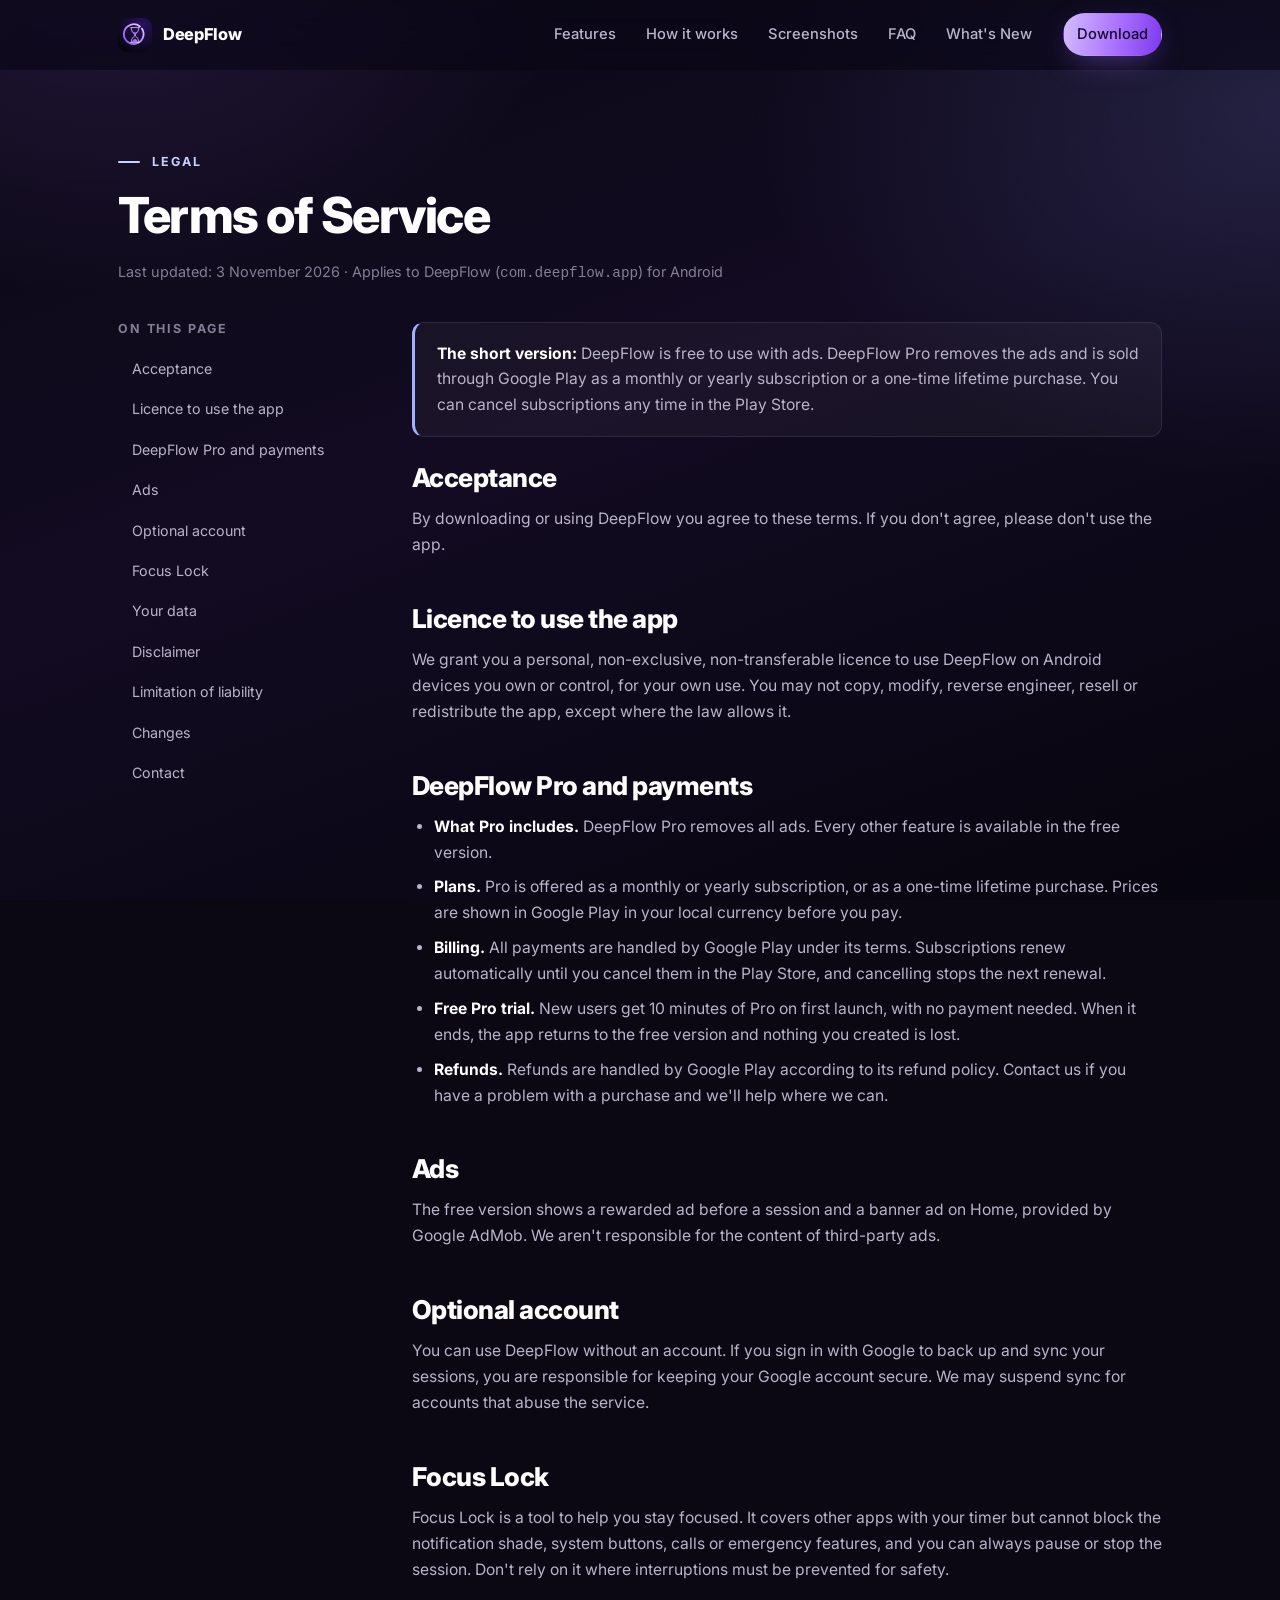
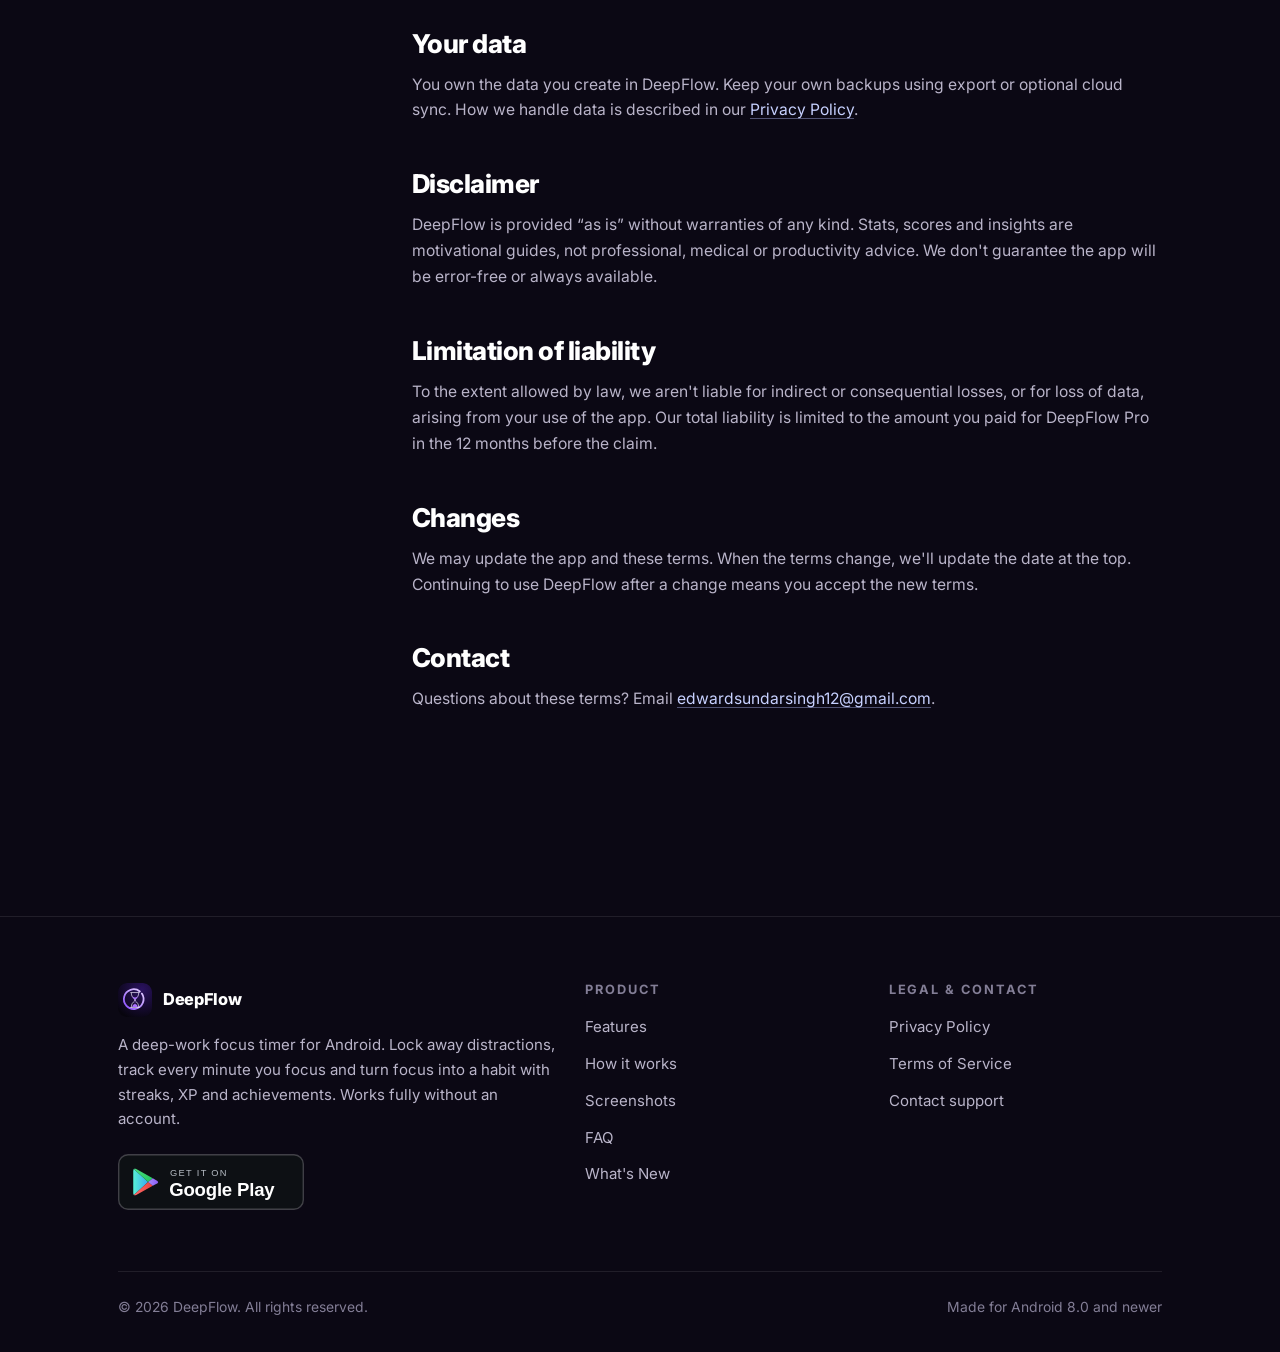
<file: terms.html>
<!DOCTYPE html>
<html lang="en">
<head>
<meta charset="utf-8">
<meta name="viewport" content="width=device-width, initial-scale=1">
<title>Terms of Service — DeepFlow</title>
<meta name="description" content="The terms for using DeepFlow and DeepFlow Pro on Android.">
<meta name="theme-color" content="#0b0814">
<link rel="canonical" href="https://edwardsundarsingh12-maker.github.io/DeepFlowWeb/terms.html">
<meta property="og:type" content="website">
<meta property="og:title" content="Terms of Service — DeepFlow">
<meta property="og:description" content="The terms for using DeepFlow and DeepFlow Pro on Android.">
<meta property="og:image" content="https://edwardsundarsingh12-maker.github.io/DeepFlowWeb/assets/og-image.jpg">
<meta property="og:url" content="https://edwardsundarsingh12-maker.github.io/DeepFlowWeb/terms.html">
<meta name="twitter:card" content="summary_large_image">
<meta name="twitter:title" content="Terms of Service — DeepFlow">
<meta name="twitter:description" content="The terms for using DeepFlow and DeepFlow Pro on Android.">
<meta name="twitter:image" content="https://edwardsundarsingh12-maker.github.io/DeepFlowWeb/assets/og-image.jpg">
<link rel="icon" href="assets/icon.svg" type="image/svg+xml">
<link rel="apple-touch-icon" href="assets/icon.png">
<link rel="preconnect" href="https://fonts.googleapis.com">
<link rel="preconnect" href="https://fonts.gstatic.com" crossorigin>
<link href="https://fonts.googleapis.com/css2?family=Inter:wght@400;500;600;700;800&display=swap" rel="stylesheet">
<link rel="stylesheet" href="styles.css">
</head>
<body>
<a class="skip-link" href="#main">Skip to content</a>

<header class="nav">
  <div class="wrap nav-inner">
    <a class="brand" href="index.html">
      <img src="assets/icon.svg" alt="" width="34" height="34">
      <span>DeepFlow</span>
    </a>
    <button class="nav-toggle" type="button" aria-expanded="false" aria-controls="nav-links" aria-label="Toggle navigation menu">
      <svg class="ico-open" viewBox="0 0 24 24" fill="none" stroke="currentColor" stroke-width="2" stroke-linecap="round" aria-hidden="true"><path d="M3 6h18M3 12h18M3 18h18"/></svg>
      <svg class="ico-close" viewBox="0 0 24 24" fill="none" stroke="currentColor" stroke-width="2" stroke-linecap="round" aria-hidden="true"><path d="M6 6l12 12M18 6 6 18"/></svg>
    </button>
    <nav class="nav-links" id="nav-links" aria-label="Main">
      <a href="index.html#features">Features</a>
      <a href="index.html#workflow">How it works</a>
      <a href="index.html#screenshots">Screenshots</a>
      <a href="index.html#faq">FAQ</a>
      <a href="whats-new.html">What's New</a>
      <a class="btn btn-primary nav-cta" href="https://play.google.com/store/apps/details?id=com.deepflow.app">Download</a>
    </nav>
  </div>
</header>

<main id="main">

<section class="legal-hero">
  <div class="wrap">
    <span class="eyebrow">Legal</span>
    <h1>Terms of Service</h1>
    <p class="updated">Last updated: 3 November 2026 · Applies to DeepFlow (<code>com.deepflow.app</code>) for Android</p>
  </div>
</section>

<section>
  <div class="wrap">
  <div class="legal-layout">
    <aside class="toc" aria-label="On this page">
      <h4>On this page</h4>
      <ol>
        <li><a href="#acceptance">Acceptance</a></li>
        <li><a href="#licence">Licence to use the app</a></li>
        <li><a href="#pro">DeepFlow Pro and payments</a></li>
        <li><a href="#ads">Ads</a></li>
        <li><a href="#account">Optional account</a></li>
        <li><a href="#focus-lock">Focus Lock</a></li>
        <li><a href="#your-data">Your data</a></li>
        <li><a href="#disclaimer">Disclaimer</a></li>
        <li><a href="#liability">Limitation of liability</a></li>
        <li><a href="#changes">Changes</a></li>
        <li><a href="#contact">Contact</a></li>
      </ol>
    </aside>
    <article class="prose">
      <div class="callout accent">
        <p><b>The short version:</b> DeepFlow is free to use with ads. DeepFlow Pro removes the ads and is sold through Google Play as a monthly or yearly subscription or a one-time lifetime purchase. You can cancel subscriptions any time in the Play Store.</p>
      </div>
      <h2 id="acceptance">Acceptance</h2>
      <p>By downloading or using DeepFlow you agree to these terms. If you don't agree, please don't use the app.</p>
      <h2 id="licence">Licence to use the app</h2>
      <p>We grant you a personal, non-exclusive, non-transferable licence to use DeepFlow on Android devices you own or control, for your own use. You may not copy, modify, reverse engineer, resell or redistribute the app, except where the law allows it.</p>
      <h2 id="pro">DeepFlow Pro and payments</h2>
      <ul>
        <li><b>What Pro includes.</b> DeepFlow Pro removes all ads. Every other feature is available in the free version.</li>
        <li><b>Plans.</b> Pro is offered as a monthly or yearly subscription, or as a one-time lifetime purchase. Prices are shown in Google Play in your local currency before you pay.</li>
        <li><b>Billing.</b> All payments are handled by Google Play under its terms. Subscriptions renew automatically until you cancel them in the Play Store, and cancelling stops the next renewal.</li>
        <li><b>Free Pro trial.</b> New users get 10 minutes of Pro on first launch, with no payment needed. When it ends, the app returns to the free version and nothing you created is lost.</li>
        <li><b>Refunds.</b> Refunds are handled by Google Play according to its refund policy. Contact us if you have a problem with a purchase and we'll help where we can.</li>
      </ul>
      <h2 id="ads">Ads</h2>
      <p>The free version shows a rewarded ad before a session and a banner ad on Home, provided by Google AdMob. We aren't responsible for the content of third-party ads.</p>
      <h2 id="account">Optional account</h2>
      <p>You can use DeepFlow without an account. If you sign in with Google to back up and sync your sessions, you are responsible for keeping your Google account secure. We may suspend sync for accounts that abuse the service.</p>
      <h2 id="focus-lock">Focus Lock</h2>
      <p>Focus Lock is a tool to help you stay focused. It covers other apps with your timer but cannot block the notification shade, system buttons, calls or emergency features, and you can always pause or stop the session. Don't rely on it where interruptions must be prevented for safety.</p>
      <h2 id="your-data">Your data</h2>
      <p>You own the data you create in DeepFlow. Keep your own backups using export or optional cloud sync. How we handle data is described in our <a href="privacy.html">Privacy Policy</a>.</p>
      <h2 id="disclaimer">Disclaimer</h2>
      <p>DeepFlow is provided &ldquo;as is&rdquo; without warranties of any kind. Stats, scores and insights are motivational guides, not professional, medical or productivity advice. We don't guarantee the app will be error-free or always available.</p>
      <h2 id="liability">Limitation of liability</h2>
      <p>To the extent allowed by law, we aren't liable for indirect or consequential losses, or for loss of data, arising from your use of the app. Our total liability is limited to the amount you paid for DeepFlow Pro in the 12 months before the claim.</p>
      <h2 id="changes">Changes</h2>
      <p>We may update the app and these terms. When the terms change, we'll update the date at the top. Continuing to use DeepFlow after a change means you accept the new terms.</p>
      <h2 id="contact">Contact</h2>
      <p>Questions about these terms? Email <a href="mailto:edwardsundarsingh12@gmail.com">edwardsundarsingh12@gmail.com</a>.</p>
    </article>
  </div>
  </div>
</section>

</main>

<footer class="footer">
  <div class="wrap">
    <div class="footer-grid">
      <div class="footer-brand">
        <a class="brand" href="index.html">
          <img src="assets/icon.svg" alt="" width="34" height="34">
          <span>DeepFlow</span>
        </a>
        <p>A deep-work focus timer for Android. Lock away distractions, track every minute you focus and turn focus into a habit with streaks, XP and achievements. Works fully without an account.</p>
        <div class="footer-badges">
          <a class="badge-link" href="https://play.google.com/store/apps/details?id=com.deepflow.app">
            <img src="assets/badge-googleplay.svg" alt="Get it on Google Play" width="186" height="56" loading="lazy">
          </a>
        </div>
      </div>
      <div>
        <h4>Product</h4>
        <ul>
          <li><a href="index.html#features">Features</a></li>
          <li><a href="index.html#workflow">How it works</a></li>
          <li><a href="index.html#screenshots">Screenshots</a></li>
          <li><a href="index.html#faq">FAQ</a></li>
          <li><a href="whats-new.html">What's New</a></li>
        </ul>
      </div>
      <div>
        <h4>Legal &amp; contact</h4>
        <ul>
          <li><a href="privacy.html">Privacy Policy</a></li>
          <li><a href="terms.html">Terms of Service</a></li>
          <li><a href="mailto:edwardsundarsingh12@gmail.com">Contact support</a></li>
        </ul>
      </div>
    </div>
    <div class="footer-bottom">
      <span>&copy; <span data-year>2026</span> DeepFlow. All rights reserved.</span>
      <span>Made for Android 8.0 and newer</span>
    </div>
  </div>
</footer>

<script src="app.js" defer></script>
</body>
</html>
</file>
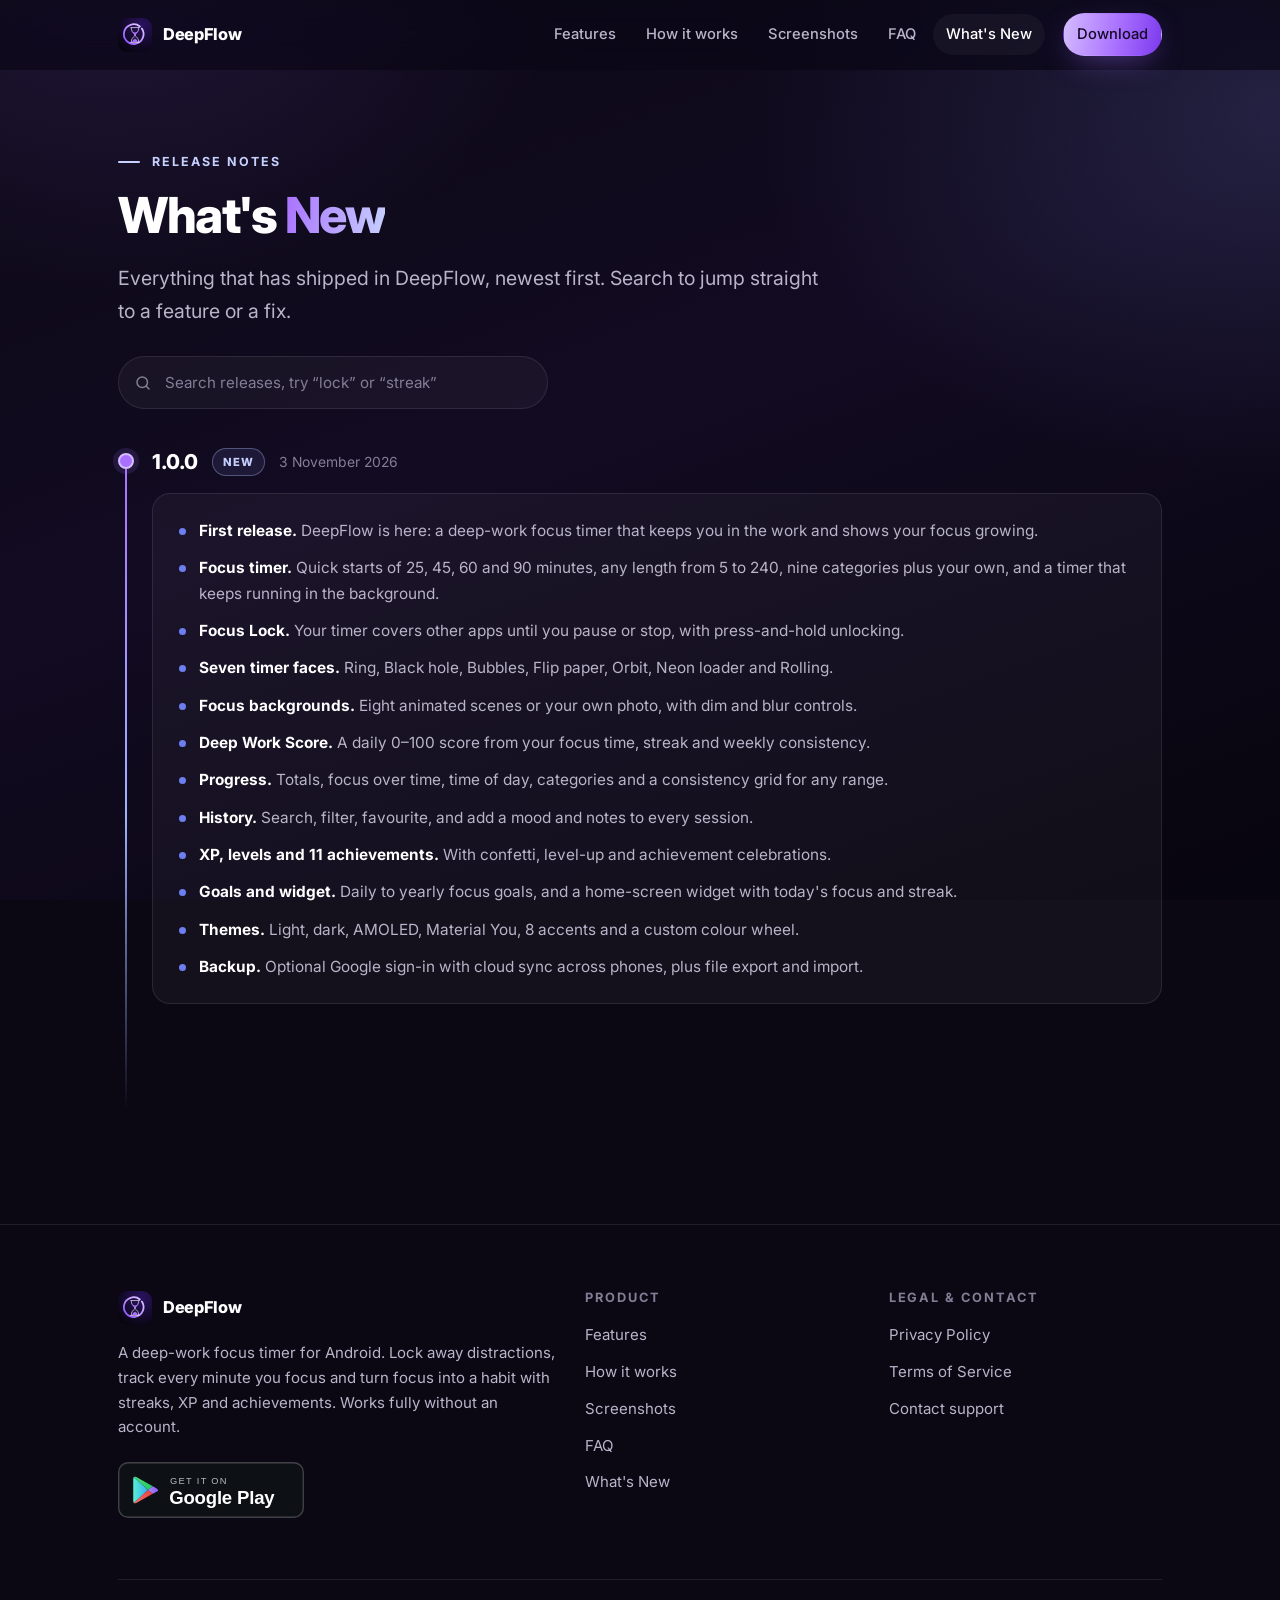
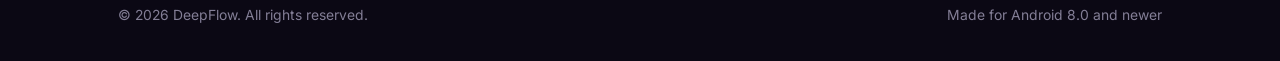
<file: whats-new.html>
<!DOCTYPE html>
<html lang="en">
<head>
<meta charset="utf-8">
<meta name="viewport" content="width=device-width, initial-scale=1">
<title>What's New — DeepFlow</title>
<meta name="description" content="Release notes for DeepFlow, the deep-work focus timer for Android.">
<meta name="theme-color" content="#0b0814">
<link rel="canonical" href="https://edwardsundarsingh12-maker.github.io/DeepFlowWeb/whats-new.html">
<meta property="og:type" content="website">
<meta property="og:title" content="What's New — DeepFlow">
<meta property="og:description" content="Release notes for DeepFlow, the deep-work focus timer for Android.">
<meta property="og:image" content="https://edwardsundarsingh12-maker.github.io/DeepFlowWeb/assets/og-image.jpg">
<meta property="og:url" content="https://edwardsundarsingh12-maker.github.io/DeepFlowWeb/whats-new.html">
<meta name="twitter:card" content="summary_large_image">
<meta name="twitter:title" content="What's New — DeepFlow">
<meta name="twitter:description" content="Release notes for DeepFlow, the deep-work focus timer for Android.">
<meta name="twitter:image" content="https://edwardsundarsingh12-maker.github.io/DeepFlowWeb/assets/og-image.jpg">
<link rel="icon" href="assets/icon.svg" type="image/svg+xml">
<link rel="apple-touch-icon" href="assets/icon.png">
<link rel="preconnect" href="https://fonts.googleapis.com">
<link rel="preconnect" href="https://fonts.gstatic.com" crossorigin>
<link href="https://fonts.googleapis.com/css2?family=Inter:wght@400;500;600;700;800&display=swap" rel="stylesheet">
<link rel="stylesheet" href="styles.css">
</head>
<body>
<a class="skip-link" href="#main">Skip to content</a>

<header class="nav">
  <div class="wrap nav-inner">
    <a class="brand" href="index.html">
      <img src="assets/icon.svg" alt="" width="34" height="34">
      <span>DeepFlow</span>
    </a>
    <button class="nav-toggle" type="button" aria-expanded="false" aria-controls="nav-links" aria-label="Toggle navigation menu">
      <svg class="ico-open" viewBox="0 0 24 24" fill="none" stroke="currentColor" stroke-width="2" stroke-linecap="round" aria-hidden="true"><path d="M3 6h18M3 12h18M3 18h18"/></svg>
      <svg class="ico-close" viewBox="0 0 24 24" fill="none" stroke="currentColor" stroke-width="2" stroke-linecap="round" aria-hidden="true"><path d="M6 6l12 12M18 6 6 18"/></svg>
    </button>
    <nav class="nav-links" id="nav-links" aria-label="Main">
      <a href="index.html#features">Features</a>
      <a href="index.html#workflow">How it works</a>
      <a href="index.html#screenshots">Screenshots</a>
      <a href="index.html#faq">FAQ</a>
      <a href="whats-new.html" aria-current="page">What's New</a>
      <a class="btn btn-primary nav-cta" href="https://play.google.com/store/apps/details?id=com.deepflow.app">Download</a>
    </nav>
  </div>
</header>

<main id="main">

<section class="legal-hero">
  <div class="wrap">
    <span class="eyebrow">Release notes</span>
    <h1>What's <span class="grad">New</span></h1>
    <p class="lead" style="max-width:44rem;margin-top:18px">Everything that has shipped in DeepFlow, newest first. Search to jump straight to a feature or a fix.</p>
    <div class="search-wrap">
      <svg viewBox="0 0 24 24" fill="none" stroke="currentColor" stroke-width="2" stroke-linecap="round" stroke-linejoin="round" aria-hidden="true"><circle cx="11" cy="11" r="7"/><path d="m20 20-3.6-3.6"/></svg>
      <input id="changelog-search" type="search" aria-label="Search release notes" placeholder="Search releases, try &ldquo;lock&rdquo; or &ldquo;streak&rdquo;" autocomplete="off">
    </div>
  </div>
</section>

<section>
  <div class="wrap">
    <div class="timeline">
      <!-- ===== copy-paste this block for the next release ===== -->
      <article class="release feature">
        <div class="rel-head">
          <span class="rel-v">1.0.0</span>
          <span class="tag new">New</span>
          <span class="rel-date">3 November 2026</span>
        </div>
        <div class="rel-body">
          <ul>
            <li><b>First release.</b> DeepFlow is here: a deep-work focus timer that keeps you in the work and shows your focus growing.</li>
            <li><b>Focus timer.</b> Quick starts of 25, 45, 60 and 90 minutes, any length from 5 to 240, nine categories plus your own, and a timer that keeps running in the background.</li>
            <li><b>Focus Lock.</b> Your timer covers other apps until you pause or stop, with press-and-hold unlocking.</li>
            <li><b>Seven timer faces.</b> Ring, Black hole, Bubbles, Flip paper, Orbit, Neon loader and Rolling.</li>
            <li><b>Focus backgrounds.</b> Eight animated scenes or your own photo, with dim and blur controls.</li>
            <li><b>Deep Work Score.</b> A daily 0–100 score from your focus time, streak and weekly consistency.</li>
            <li><b>Progress.</b> Totals, focus over time, time of day, categories and a consistency grid for any range.</li>
            <li><b>History.</b> Search, filter, favourite, and add a mood and notes to every session.</li>
            <li><b>XP, levels and 11 achievements.</b> With confetti, level-up and achievement celebrations.</li>
            <li><b>Goals and widget.</b> Daily to yearly focus goals, and a home-screen widget with today's focus and streak.</li>
            <li><b>Themes.</b> Light, dark, AMOLED, Material You, 8 accents and a custom colour wheel.</li>
            <li><b>Backup.</b> Optional Google sign-in with cloud sync across phones, plus file export and import.</li>
          </ul>
        </div>
      </article>
      <p class="no-results">No releases match that search.</p>
    </div>
  </div>
</section>

</main>

<footer class="footer">
  <div class="wrap">
    <div class="footer-grid">
      <div class="footer-brand">
        <a class="brand" href="index.html">
          <img src="assets/icon.svg" alt="" width="34" height="34">
          <span>DeepFlow</span>
        </a>
        <p>A deep-work focus timer for Android. Lock away distractions, track every minute you focus and turn focus into a habit with streaks, XP and achievements. Works fully without an account.</p>
        <div class="footer-badges">
          <a class="badge-link" href="https://play.google.com/store/apps/details?id=com.deepflow.app">
            <img src="assets/badge-googleplay.svg" alt="Get it on Google Play" width="186" height="56" loading="lazy">
          </a>
        </div>
      </div>
      <div>
        <h4>Product</h4>
        <ul>
          <li><a href="index.html#features">Features</a></li>
          <li><a href="index.html#workflow">How it works</a></li>
          <li><a href="index.html#screenshots">Screenshots</a></li>
          <li><a href="index.html#faq">FAQ</a></li>
          <li><a href="whats-new.html">What's New</a></li>
        </ul>
      </div>
      <div>
        <h4>Legal &amp; contact</h4>
        <ul>
          <li><a href="privacy.html">Privacy Policy</a></li>
          <li><a href="terms.html">Terms of Service</a></li>
          <li><a href="mailto:edwardsundarsingh12@gmail.com">Contact support</a></li>
        </ul>
      </div>
    </div>
    <div class="footer-bottom">
      <span>&copy; <span data-year>2026</span> DeepFlow. All rights reserved.</span>
      <span>Made for Android 8.0 and newer</span>
    </div>
  </div>
</footer>

<script src="app.js" defer></script>
</body>
</html>
</file>
<file: styles.css>
/* ==========================================================================
   DeepFlow — marketing site
   Palette: royal purple (app icon) + periwinkle (app's default accent)
   ========================================================================== */

:root {
  /* surfaces */
  --bg: #0b0814;
  --bg-2: #120b22;
  --card: rgba(255, 255, 255, .04);
  --card-hover: rgba(255, 255, 255, .06);
  --stroke: rgba(255, 255, 255, .09);
  --stroke-hover: rgba(255, 255, 255, .16);

  /* brand */
  --primary: #a970ff;
  --primary-light: #d4bcff;
  --primary-deep: #7c3aed;
  --on-primary: #140a26;
  --accent: #9fb2ff;
  --accent-soft: #c7d1ff;
  --accent-dim: #6d7ff0;

  /* type */
  --text: #ffffff;
  --muted: #b9b4c9;
  --faint: #837e96;

  /* shape */
  --r-lg: 28px;
  --r-md: 18px;
  --r-sm: 12px;
  --pill: 999px;

  /* layout */
  --maxw: 1140px;
  --gutter: clamp(20px, 5vw, 48px);
  --nav-h: 70px;
  --section-y: clamp(64px, 9vw, 120px);

  --ease: cubic-bezier(.22, 1, .36, 1);
  --font: "Inter", -apple-system, BlinkMacSystemFont, "Segoe UI", Roboto, Helvetica, Arial, sans-serif;
}

*, *::before, *::after { box-sizing: border-box; }

html { scroll-behavior: smooth; scroll-padding-top: calc(var(--nav-h) + 16px); }

body {
  margin: 0;
  font-family: var(--font);
  font-size: 16px;
  line-height: 1.65;
  color: var(--text);
  background: var(--bg);
  -webkit-font-smoothing: antialiased;
  text-rendering: optimizeLegibility;
  overflow-x: hidden;
}

/* ---------- ambient background ---------- */
body::before {
  content: "";
  position: fixed;
  inset: 0;
  z-index: -2;
  pointer-events: none;
  background:
    radial-gradient(760px 560px at 8% -6%, rgba(157, 108, 255, .16), transparent 62%),
    radial-gradient(880px 620px at 100% 12%, rgba(140, 160, 255, .15), transparent 60%),
    linear-gradient(160deg, #0b0814 0%, #120b22 46%, #07050e 100%);
}
body::after {
  content: "";
  position: fixed;
  inset: 0;
  z-index: -1;
  pointer-events: none;
  opacity: .5;
  background-image: radial-gradient(rgba(255, 255, 255, .055) 1px, transparent 1px);
  background-size: 32px 32px;
  -webkit-mask-image: radial-gradient(ellipse 90% 65% at 50% 0%, #000 5%, transparent 75%);
  mask-image: radial-gradient(ellipse 90% 65% at 50% 0%, #000 5%, transparent 75%);
}

img { max-width: 100%; display: block; }
a { color: inherit; }

:focus-visible {
  outline: 2px solid var(--accent-soft);
  outline-offset: 3px;
  border-radius: 6px;
}

.wrap { width: 100%; max-width: var(--maxw); margin-inline: auto; padding-inline: var(--gutter); }

.skip-link {
  position: absolute; left: -999px; top: 0; z-index: 200;
  background: var(--primary); color: var(--on-primary);
  padding: 10px 18px; border-radius: 0 0 var(--r-sm) 0; font-weight: 700;
}
.skip-link:focus { left: 0; }

/* ---------- typography ---------- */
h1, h2, h3, h4 { margin: 0; line-height: 1.12; letter-spacing: -.02em; font-weight: 800; }
h1 { font-size: clamp(2.3rem, 6vw, 4rem); letter-spacing: -.03em; }
h2 { font-size: clamp(1.9rem, 4.5vw, 2.9rem); }
h3 { font-size: 1.14rem; letter-spacing: -.01em; font-weight: 700; }
p { margin: 0; }

.grad {
  background: linear-gradient(100deg, var(--primary), var(--accent-soft));
  -webkit-background-clip: text; background-clip: text;
  color: transparent;
}

.lead { font-size: clamp(1.05rem, 2vw, 1.22rem); color: var(--muted); line-height: 1.7; }

.eyebrow {
  display: inline-flex; align-items: center; gap: 12px;
  font-size: .78rem; font-weight: 700; letter-spacing: .16em; text-transform: uppercase;
  color: var(--accent-soft); margin-bottom: 16px;
}
.eyebrow::before { content: ""; width: 22px; height: 2px; background: var(--accent-soft); border-radius: 2px; }

.section { padding-block: var(--section-y); position: relative; }
.section-head { max-width: 640px; margin-bottom: clamp(34px, 5vw, 56px); }
.section-head .lead { margin-top: 16px; }
.section-head.center { margin-inline: auto; text-align: center; }
.section-head.center .eyebrow { justify-content: center; }

/* ---------- buttons ---------- */
.btn {
  display: inline-flex; align-items: center; justify-content: center; gap: 9px;
  font: inherit; font-weight: 700; font-size: .95rem;
  padding: 13px 24px; border-radius: var(--pill);
  text-decoration: none; cursor: pointer; border: 1px solid transparent;
  transition: transform .3s var(--ease), box-shadow .3s var(--ease), background .3s var(--ease), border-color .3s var(--ease);
}
.btn-primary {
  background: linear-gradient(100deg, var(--primary-light), var(--primary) 55%, var(--primary-deep));
  color: var(--on-primary);
  box-shadow: 0 10px 30px -10px rgba(157, 108, 255, .55);
}
.btn-primary:hover { transform: translateY(-2px); box-shadow: 0 18px 40px -12px rgba(157, 108, 255, .68); }
.btn-ghost { background: var(--card); border-color: var(--stroke); color: var(--text); }
.btn-ghost:hover { background: var(--card-hover); border-color: var(--stroke-hover); transform: translateY(-2px); }

.badge-link {
  display: inline-block; border-radius: var(--r-sm); line-height: 0;
  transition: transform .3s var(--ease), filter .3s var(--ease);
}
.badge-link:hover { transform: translateY(-2px); filter: brightness(1.12); }
.badge-link img { width: 186px; height: auto; }

/* ---------- nav ---------- */
.nav {
  position: sticky; top: 0; z-index: 100;
  height: var(--nav-h);
  background: rgba(11, 8, 20, .72);
  -webkit-backdrop-filter: saturate(160%) blur(16px);
  backdrop-filter: saturate(160%) blur(16px);
  border-bottom: 1px solid transparent;
  transition: border-color .3s var(--ease), box-shadow .3s var(--ease), background .3s var(--ease);
}
.nav.scrolled {
  border-bottom-color: var(--stroke);
  box-shadow: 0 12px 34px -22px rgba(0, 0, 0, .9);
  background: rgba(11, 8, 20, .88);
}
.nav-inner { height: 100%; display: flex; align-items: center; gap: 20px; }
.brand { display: flex; align-items: center; gap: 11px; text-decoration: none; font-weight: 800; letter-spacing: -.02em; font-size: 1.02rem; white-space: nowrap; }
.brand img { width: 34px; height: 34px; border-radius: 9px; }
.brand span { color: var(--text); }

.nav-links { display: flex; align-items: center; gap: 4px; margin-left: auto; }
.nav-links a {
  text-decoration: none; color: var(--muted); font-size: .92rem; font-weight: 500;
  padding: 8px 13px; border-radius: var(--pill);
  transition: color .25s var(--ease), background .25s var(--ease);
}
.nav-links a:hover, .nav-links a[aria-current="page"] { color: var(--text); background: var(--card); }
.nav-cta { margin-left: 14px; padding: 10px 20px; font-size: .9rem; }
.nav-links a.nav-cta, .nav-links a.nav-cta:hover { color: var(--on-primary); background: linear-gradient(100deg, var(--primary-light), var(--primary) 55%, var(--primary-deep)); }

.nav-toggle {
  display: none; margin-left: auto;
  width: 42px; height: 42px; border-radius: var(--r-sm);
  background: var(--card); border: 1px solid var(--stroke); color: var(--text);
  cursor: pointer; align-items: center; justify-content: center;
}
.nav-toggle svg { width: 20px; height: 20px; }
.nav-toggle .ico-close { display: none; }
.nav-toggle[aria-expanded="true"] .ico-open { display: none; }
.nav-toggle[aria-expanded="true"] .ico-close { display: block; }

@media (max-width: 900px) {
  .nav-toggle { display: inline-flex; }
  .nav-links {
    position: absolute; top: var(--nav-h); left: 0; right: 0;
    flex-direction: column; align-items: stretch; gap: 2px;
    margin-left: 0; padding: 14px var(--gutter) 22px;
    background: rgba(10, 7, 18, .98);
    border-bottom: 1px solid var(--stroke);
    -webkit-backdrop-filter: blur(18px); backdrop-filter: blur(18px);
    display: none;
  }
  .nav-links.open { display: flex; }
  .nav-links a { padding: 13px 14px; font-size: 1rem; border-radius: var(--r-sm); }
  .nav-cta { margin-left: 0; margin-top: 10px; justify-content: center; }
}

/* ---------- hero ---------- */
.hero { position: relative; padding-top: clamp(52px, 8vw, 92px); padding-bottom: clamp(60px, 9vw, 110px); overflow: hidden; }
.hero-grid { display: grid; grid-template-columns: minmax(0, 1.03fr) minmax(0, .97fr); gap: clamp(30px, 5vw, 62px); align-items: center; }

.app-pill {
  display: inline-flex; align-items: center; gap: 10px;
  padding: 7px 16px 7px 8px; border-radius: var(--pill);
  background: var(--card); border: 1px solid var(--stroke);
  font-size: .84rem; font-weight: 600; color: var(--muted); margin-bottom: 26px;
}
.app-pill img { width: 24px; height: 24px; border-radius: 7px; }
.app-pill b { color: var(--text); font-weight: 700; }

.hero h1 { margin-bottom: 22px; }
.hero .lead { max-width: 30rem; }
.hero-actions { display: flex; flex-wrap: wrap; align-items: center; gap: 16px 20px; margin-top: 34px; }
.hero-note { font-size: .86rem; color: var(--faint); margin-top: 16px; }

.stats { display: flex; flex-wrap: wrap; gap: clamp(20px, 4vw, 44px); margin-top: 42px; padding-top: 30px; border-top: 1px solid var(--stroke); }
.stat-n { font-size: clamp(1.6rem, 3vw, 2.05rem); font-weight: 800; letter-spacing: -.03em; line-height: 1; background: linear-gradient(100deg, var(--primary), var(--accent-soft)); -webkit-background-clip: text; background-clip: text; color: transparent; }
.stat-l { font-size: .84rem; color: var(--faint); margin-top: 8px; letter-spacing: .01em; }

/* phone trio */
.phones { position: relative; display: flex; align-items: center; justify-content: center; min-height: 540px; }
.phones::after {
  content: ""; position: absolute; inset: -8% -14%; z-index: 0; pointer-events: none;
  background: radial-gradient(closest-side, rgba(140, 160, 255, .2), rgba(157, 108, 255, .1) 55%, transparent 78%);
  filter: blur(6px);
}
.phone {
  position: relative; z-index: 2; width: clamp(210px, 25vw, 268px);
  border-radius: 30px; padding: 8px;
  background: linear-gradient(155deg, rgba(255, 255, 255, .18), rgba(255, 255, 255, .04));
  border: 1px solid rgba(255, 255, 255, .13);
  box-shadow: 0 44px 90px -34px rgba(0, 0, 0, .95), 0 0 0 1px rgba(0, 0, 0, .5) inset;
  animation: float 6s ease-in-out infinite;
}
.phone img { border-radius: 23px; width: 100%; height: auto; background: #07050e; }
.phone.behind {
  position: absolute; top: 50%; z-index: 1;
  width: clamp(168px, 20vw, 214px); opacity: .55; animation: none;
  box-shadow: 0 34px 70px -34px rgba(0, 0, 0, .9);
}
.phone.behind.left { left: 50%; transform: translate(-172%, -50%) rotate(-9deg); }
.phone.behind.right { left: 50%; transform: translate(72%, -50%) rotate(9deg); }

@keyframes float { 0%, 100% { transform: translateY(-16px); } 50% { transform: translateY(16px); } }

@media (max-width: 940px) {
  .hero-grid { grid-template-columns: 1fr; }
  .hero .lead { max-width: none; }
  .phones { min-height: 470px; margin-top: 18px; }
}
@media (max-width: 560px) {
  .phone.behind.left { transform: translate(-136%, -50%) rotate(-9deg); }
  .phone.behind.right { transform: translate(36%, -50%) rotate(9deg); }
  .phones { min-height: 420px; }
}

/* ---------- feature cards ---------- */
.cards { display: grid; grid-template-columns: repeat(auto-fit, minmax(248px, 1fr)); gap: 18px; }
.card {
  background: var(--card); border: 1px solid var(--stroke); border-radius: var(--r-md);
  padding: 26px 24px 28px;
  transition: background .3s var(--ease), border-color .3s var(--ease), transform .3s var(--ease);
}
.card:hover { background: var(--card-hover); border-color: var(--stroke-hover); transform: translateY(-3px); }
.card h3 { margin-bottom: 10px; }
.card p { color: var(--muted); font-size: .95rem; }
.ico {
  width: 46px; height: 46px; border-radius: 13px; margin-bottom: 18px;
  display: grid; place-items: center;
  background: linear-gradient(140deg, rgba(157, 108, 255, .24), rgba(157, 108, 255, .06));
  border: 1px solid rgba(157, 108, 255, .24);
  color: var(--primary-light);
}
.card:nth-child(even) .ico {
  background: linear-gradient(140deg, rgba(140, 160, 255, .24), rgba(140, 160, 255, .06));
  border-color: rgba(140, 160, 255, .26);
  color: var(--accent-soft);
}
.ico svg { width: 24px; height: 24px; }

/* ---------- workflow steps ---------- */
.steps { counter-reset: step; display: grid; grid-template-columns: repeat(auto-fit, minmax(232px, 1fr)); gap: 18px; }
.step {
  counter-increment: step; position: relative;
  background: var(--card); border: 1px solid var(--stroke); border-radius: var(--r-md);
  padding: 26px 24px 28px;
  transition: background .3s var(--ease), border-color .3s var(--ease), transform .3s var(--ease);
}
.step:hover { background: var(--card-hover); border-color: var(--stroke-hover); transform: translateY(-3px); }
.step::before {
  content: counter(step, decimal-leading-zero);
  display: block; font-size: 1.5rem; font-weight: 800; letter-spacing: -.03em;
  color: var(--accent-soft); margin-bottom: 14px; line-height: 1;
}
.step h3 { margin-bottom: 9px; }
.step p { color: var(--muted); font-size: .95rem; }

/* ---------- benefits ---------- */
.benefit-grid { display: grid; grid-template-columns: repeat(auto-fit, minmax(300px, 1fr)); gap: 14px 34px; }
.check-row { display: flex; gap: 14px; align-items: flex-start; padding: 14px 0; border-bottom: 1px solid var(--stroke); }
.check-row:last-child { border-bottom: 0; }
.check-row svg { width: 21px; height: 21px; flex: none; margin-top: 3px; color: var(--accent); }
.check-row b { display: block; font-weight: 700; margin-bottom: 3px; }
.check-row span { color: var(--muted); font-size: .93rem; }

/* ---------- screenshots carousel ---------- */
.shots-head { display: flex; align-items: flex-end; justify-content: space-between; gap: 24px; flex-wrap: wrap; }
.car-nav { display: flex; gap: 10px; }
.car-btn {
  width: 44px; height: 44px; border-radius: 50%;
  background: var(--card); border: 1px solid var(--stroke); color: var(--text);
  display: grid; place-items: center; cursor: pointer;
  transition: background .25s var(--ease), border-color .25s var(--ease), transform .25s var(--ease);
}
.car-btn:hover { background: var(--card-hover); border-color: var(--stroke-hover); transform: translateY(-2px); }
.car-btn svg { width: 19px; height: 19px; }

.carousel {
  display: flex; gap: 22px; overflow-x: auto; scroll-snap-type: x mandatory;
  padding: 6px 0 26px; margin-top: clamp(28px, 4vw, 44px);
  scrollbar-width: thin; scrollbar-color: rgba(255, 255, 255, .18) transparent;
}
.carousel::-webkit-scrollbar { height: 7px; }
.carousel::-webkit-scrollbar-thumb { background: rgba(255, 255, 255, .18); border-radius: 99px; }
.shot { scroll-snap-align: center; flex: 0 0 auto; width: clamp(212px, 27vw, 258px); }
.shot-frame {
  border-radius: 26px; padding: 7px;
  background: linear-gradient(155deg, rgba(255, 255, 255, .16), rgba(255, 255, 255, .035));
  border: 1px solid rgba(255, 255, 255, .12);
  box-shadow: 0 30px 60px -30px rgba(0, 0, 0, .9);
  transition: transform .35s var(--ease), border-color .35s var(--ease);
}
.shot:hover .shot-frame { transform: translateY(-5px); border-color: var(--stroke-hover); }
.shot-frame img { border-radius: 20px; width: 100%; height: auto; background: #07050e; }
.shot-cap { margin-top: 15px; font-size: .9rem; color: var(--muted); text-align: center; }
.shot-cap b { display: block; color: var(--text); font-weight: 700; margin-bottom: 2px; }

/* ---------- FAQ ---------- */
.faq { max-width: 820px; }
details {
  background: var(--card); border: 1px solid var(--stroke); border-radius: var(--r-md);
  margin-bottom: 12px; overflow: hidden;
  transition: background .3s var(--ease), border-color .3s var(--ease);
}
details:hover { background: var(--card-hover); border-color: var(--stroke-hover); }
summary {
  list-style: none; cursor: pointer; padding: 20px 22px;
  display: flex; align-items: center; justify-content: space-between; gap: 20px;
  font-weight: 700; font-size: 1.02rem; letter-spacing: -.01em;
}
summary::-webkit-details-marker { display: none; }
.plus { flex: none; width: 20px; height: 20px; position: relative; transition: transform .3s var(--ease); color: var(--accent-soft); }
.plus::before, .plus::after { content: ""; position: absolute; background: currentColor; border-radius: 2px; }
.plus::before { left: 0; right: 0; top: 9px; height: 2px; }
.plus::after { top: 0; bottom: 0; left: 9px; width: 2px; transition: opacity .3s var(--ease); }
details[open] .plus { transform: rotate(180deg); }
details[open] .plus::after { opacity: 0; }
details > p, details > div { padding: 0 22px 22px; color: var(--muted); font-size: .96rem; }

/* ---------- CTA band ---------- */
.cta-band { position: relative; overflow: hidden; border-radius: var(--r-lg); padding: clamp(42px, 6vw, 70px) clamp(26px, 5vw, 62px); text-align: center; border: 1px solid var(--stroke); background: linear-gradient(140deg, rgba(157, 108, 255, .16), rgba(140, 160, 255, .13) 62%, rgba(255, 255, 255, .03)); }
.cta-band::after { content: ""; position: absolute; z-index: 0; width: 620px; height: 620px; left: 50%; top: 100%; transform: translate(-50%, -46%); background: radial-gradient(closest-side, rgba(140, 160, 255, .3), transparent 72%); filter: blur(48px); pointer-events: none; }
.cta-band > * { position: relative; z-index: 1; }
.cta-band .lead { max-width: 46rem; margin: 18px auto 0; }
.cta-actions { display: flex; flex-wrap: wrap; gap: 16px 20px; justify-content: center; align-items: center; margin-top: 34px; }

/* ---------- footer ---------- */
.footer { border-top: 1px solid var(--stroke); margin-top: clamp(60px, 8vw, 100px); padding-top: clamp(44px, 6vw, 66px); padding-bottom: 34px; }
.footer-grid { display: grid; grid-template-columns: minmax(0, 1.6fr) repeat(2, minmax(0, 1fr)); gap: 40px 30px; }
.footer-brand p { color: var(--muted); font-size: .94rem; max-width: 30rem; margin-top: 16px; }
.footer-badges { margin-top: 22px; }
.footer h4 { font-size: .8rem; letter-spacing: .15em; text-transform: uppercase; color: var(--faint); font-weight: 700; margin-bottom: 16px; }
.footer ul { list-style: none; margin: 0; padding: 0; display: grid; gap: 10px; }
.footer ul a { color: var(--muted); text-decoration: none; font-size: .94rem; transition: color .25s var(--ease); }
.footer ul a:hover { color: var(--accent-soft); }
.footer-bottom { margin-top: clamp(36px, 5vw, 54px); padding-top: 24px; border-top: 1px solid var(--stroke); display: flex; flex-wrap: wrap; gap: 12px 26px; justify-content: space-between; color: var(--faint); font-size: .87rem; }
@media (max-width: 760px) { .footer-grid { grid-template-columns: 1fr 1fr; } .footer-brand { grid-column: 1 / -1; } }

/* ---------- legal pages ---------- */
.legal-hero { padding-top: clamp(44px, 6vw, 74px); padding-bottom: clamp(24px, 3vw, 36px); }
.legal-hero h1 { font-size: clamp(2rem, 5vw, 3.1rem); }
.updated { color: var(--faint); font-size: .9rem; margin-top: 16px; }
.legal-layout { display: grid; grid-template-columns: 230px 1fr; gap: clamp(30px, 5vw, 64px); align-items: start; padding-bottom: clamp(50px, 7vw, 90px); }
.toc { position: sticky; top: calc(var(--nav-h) + 24px); }
.toc h4 { font-size: .78rem; letter-spacing: .15em; text-transform: uppercase; color: var(--faint); font-weight: 700; margin-bottom: 14px; }
.toc ol { list-style: none; margin: 0; padding: 0; display: grid; gap: 3px; counter-reset: toc; }
.toc a { display: block; text-decoration: none; color: var(--muted); font-size: .89rem; padding: 7px 12px; border-radius: var(--r-sm); border-left: 2px solid transparent; transition: color .25s var(--ease), background .25s var(--ease), border-color .25s var(--ease); }
.toc a:hover { color: var(--text); background: var(--card); border-left-color: var(--accent); }
@media (max-width: 820px) { .legal-layout { grid-template-columns: 1fr; } .toc { display: none; } }

.prose { max-width: 820px; }
.prose h2 { font-size: clamp(1.32rem, 2.6vw, 1.62rem); margin-top: 46px; margin-bottom: 14px; scroll-margin-top: calc(var(--nav-h) + 20px); }
.prose h2:first-of-type { margin-top: 0; }
.prose h3 { margin-top: 28px; margin-bottom: 10px; }
.prose p, .prose li { color: var(--muted); font-size: .98rem; }
.prose p { margin-bottom: 14px; }
.prose ul, .prose ol { margin: 0 0 16px; padding-left: 22px; display: grid; gap: 9px; }
.prose li b, .prose p b { color: var(--text); font-weight: 700; }
.prose a { color: var(--accent-soft); text-decoration-color: rgba(184, 196, 255, .4); text-underline-offset: 3px; }
.prose table { width: 100%; border-collapse: collapse; margin-bottom: 18px; font-size: .93rem; }
.prose th, .prose td { text-align: left; padding: 11px 14px; border-bottom: 1px solid var(--stroke); color: var(--muted); vertical-align: top; }
.prose th { color: var(--text); font-weight: 700; font-size: .83rem; letter-spacing: .06em; text-transform: uppercase; }
.table-scroll { overflow-x: auto; }

.callout {
  background: var(--card); border: 1px solid var(--stroke); border-left: 3px solid var(--primary);
  border-radius: var(--r-sm); padding: 18px 22px; margin-bottom: 26px;
}
.callout p { margin-bottom: 0; color: var(--muted); }
.callout p + p { margin-top: 10px; }
.callout.accent { border-left-color: var(--accent); }

/* ---------- changelog ---------- */
.search-wrap { position: relative; max-width: 430px; margin-top: 28px; }
.search-wrap svg { position: absolute; left: 16px; top: 50%; transform: translateY(-50%); width: 18px; height: 18px; color: var(--faint); pointer-events: none; }
.search-wrap input {
  width: 100%; font: inherit; font-size: .95rem; color: var(--text);
  background: var(--card); border: 1px solid var(--stroke); border-radius: var(--pill);
  padding: 13px 20px 13px 46px;
  transition: border-color .25s var(--ease), background .25s var(--ease);
}
.search-wrap input::placeholder { color: var(--faint); }
.search-wrap input:focus { outline: none; border-color: var(--accent); background: var(--card-hover); }

.timeline { position: relative; padding-left: 34px; padding-bottom: clamp(50px, 7vw, 90px); }
.timeline::before { content: ""; position: absolute; left: 7px; top: 12px; bottom: 12px; width: 2px; border-radius: 2px; background: linear-gradient(180deg, var(--primary), var(--accent) 55%, transparent); }
.release { position: relative; margin-bottom: 30px; }
.release::before { content: ""; position: absolute; left: -34px; top: 8px; width: 16px; height: 16px; border-radius: 50%; background: var(--bg-2); border: 2px solid var(--accent-dim); }
.release.feature::before { background: var(--primary); border-color: var(--primary-light); box-shadow: 0 0 0 5px rgba(157, 108, 255, .14); }
.rel-head { display: flex; flex-wrap: wrap; align-items: center; gap: 10px 14px; margin-bottom: 14px; }
.rel-v { font-size: 1.28rem; font-weight: 800; letter-spacing: -.02em; }
.rel-date { color: var(--faint); font-size: .87rem; }
.tag { font-size: .7rem; font-weight: 800; letter-spacing: .1em; text-transform: uppercase; padding: 4px 10px; border-radius: var(--pill); border: 1px solid; }
.tag.new { color: var(--accent-soft); border-color: rgba(184, 196, 255, .35); background: rgba(140, 160, 255, .1); }
.tag.improved { color: var(--primary-light); border-color: rgba(157, 108, 255, .35); background: rgba(157, 108, 255, .1); }
.tag.fixed { color: #ff9c9c; border-color: rgba(255, 107, 107, .32); background: rgba(255, 107, 107, .1); }
.rel-body { background: var(--card); border: 1px solid var(--stroke); border-radius: var(--r-md); padding: 24px 26px; transition: background .3s var(--ease), border-color .3s var(--ease); }
.release:hover .rel-body { background: var(--card-hover); border-color: var(--stroke-hover); }
.rel-body ul { list-style: none; margin: 0; padding: 0; display: grid; gap: 12px; }
.rel-body li { color: var(--muted); font-size: .96rem; padding-left: 20px; position: relative; }
.rel-body li::before { content: ""; position: absolute; left: 0; top: 10px; width: 7px; height: 7px; border-radius: 50%; background: var(--accent-dim); }
.rel-body li b { color: var(--text); font-weight: 700; }
.no-results { display: none; color: var(--muted); padding: 30px 0; }
.no-results.show { display: block; }

/* ---------- reveal ---------- */
.reveal { opacity: 0; transform: translateY(26px); transition: opacity .7s var(--ease), transform .7s var(--ease); }
.reveal.in { opacity: 1; transform: none; }
.d1 { transition-delay: .08s; } .d2 { transition-delay: .16s; } .d3 { transition-delay: .24s; }

@media (prefers-reduced-motion: reduce) {
  html { scroll-behavior: auto; }
  *, *::before, *::after { animation-duration: .001ms !important; animation-iteration-count: 1 !important; transition-duration: .001ms !important; }
  .reveal { opacity: 1; transform: none; }
  .phone { animation: none; }
}
</file>
